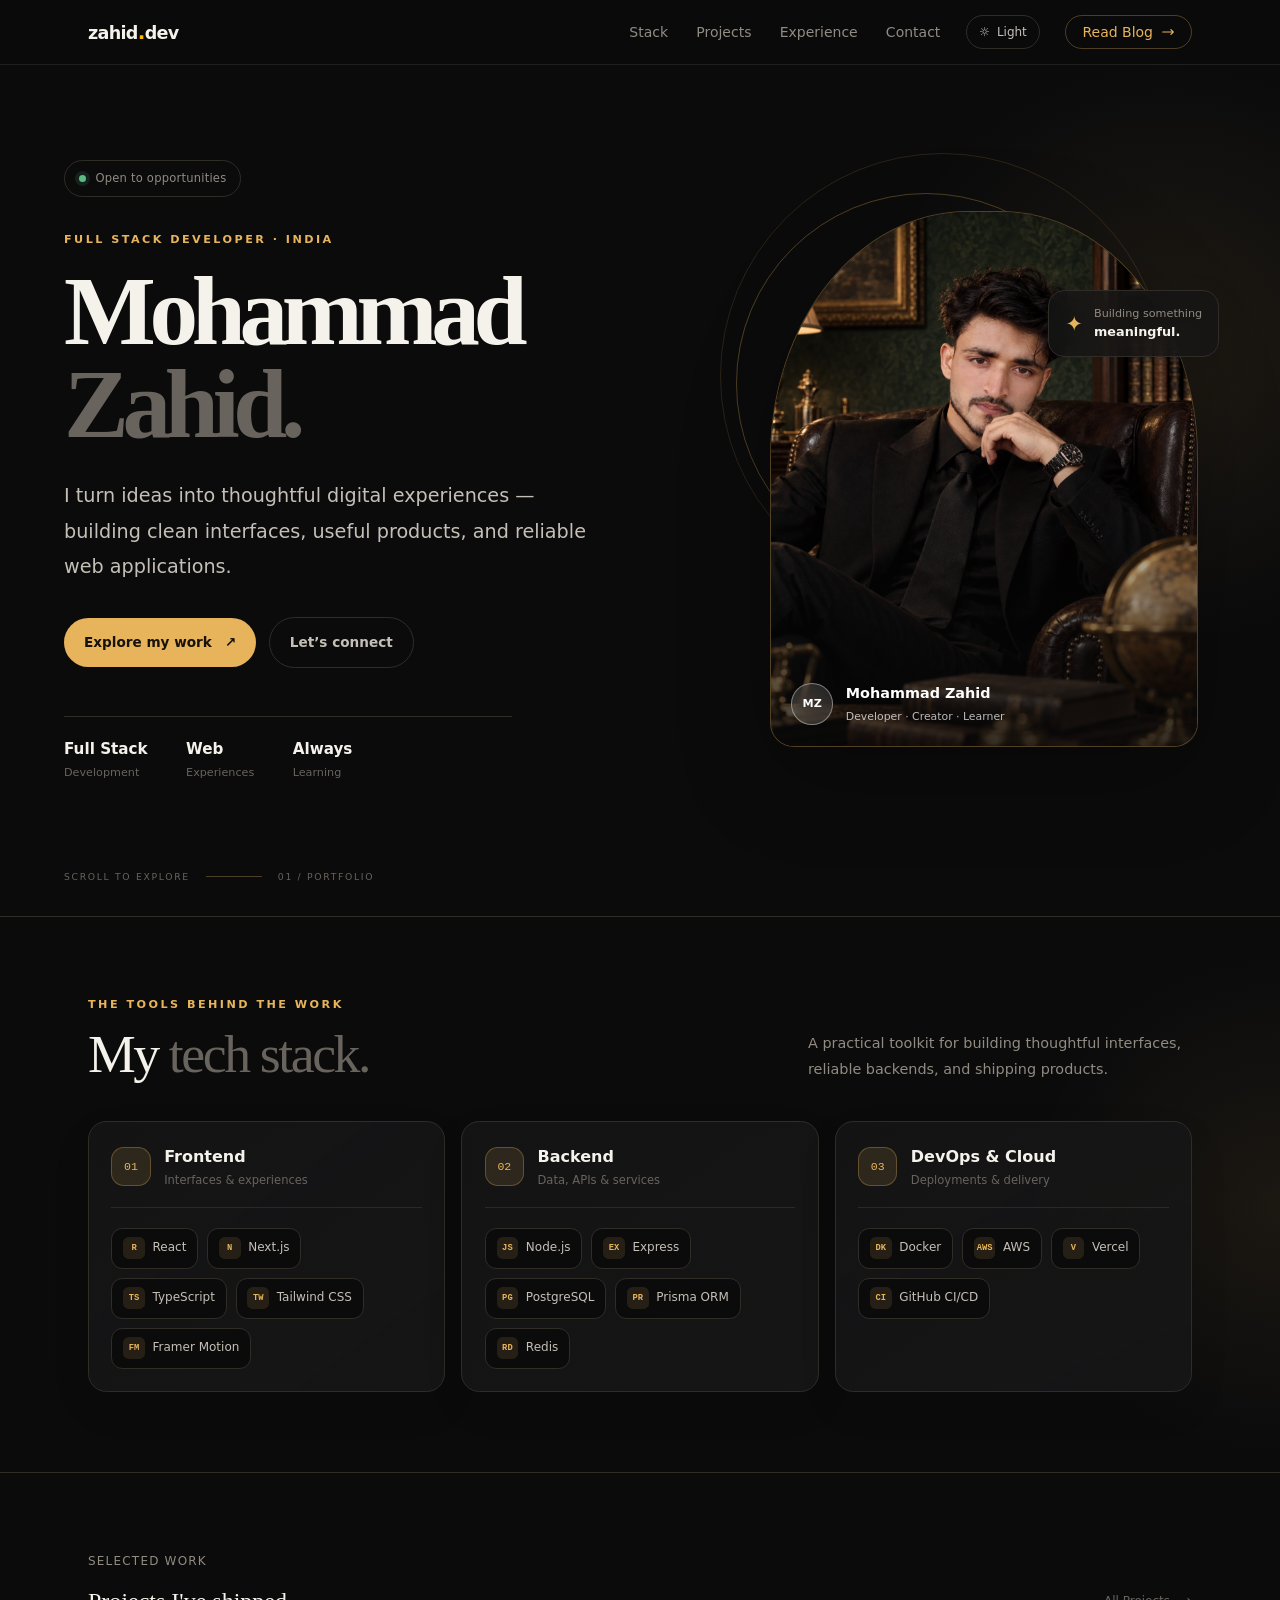
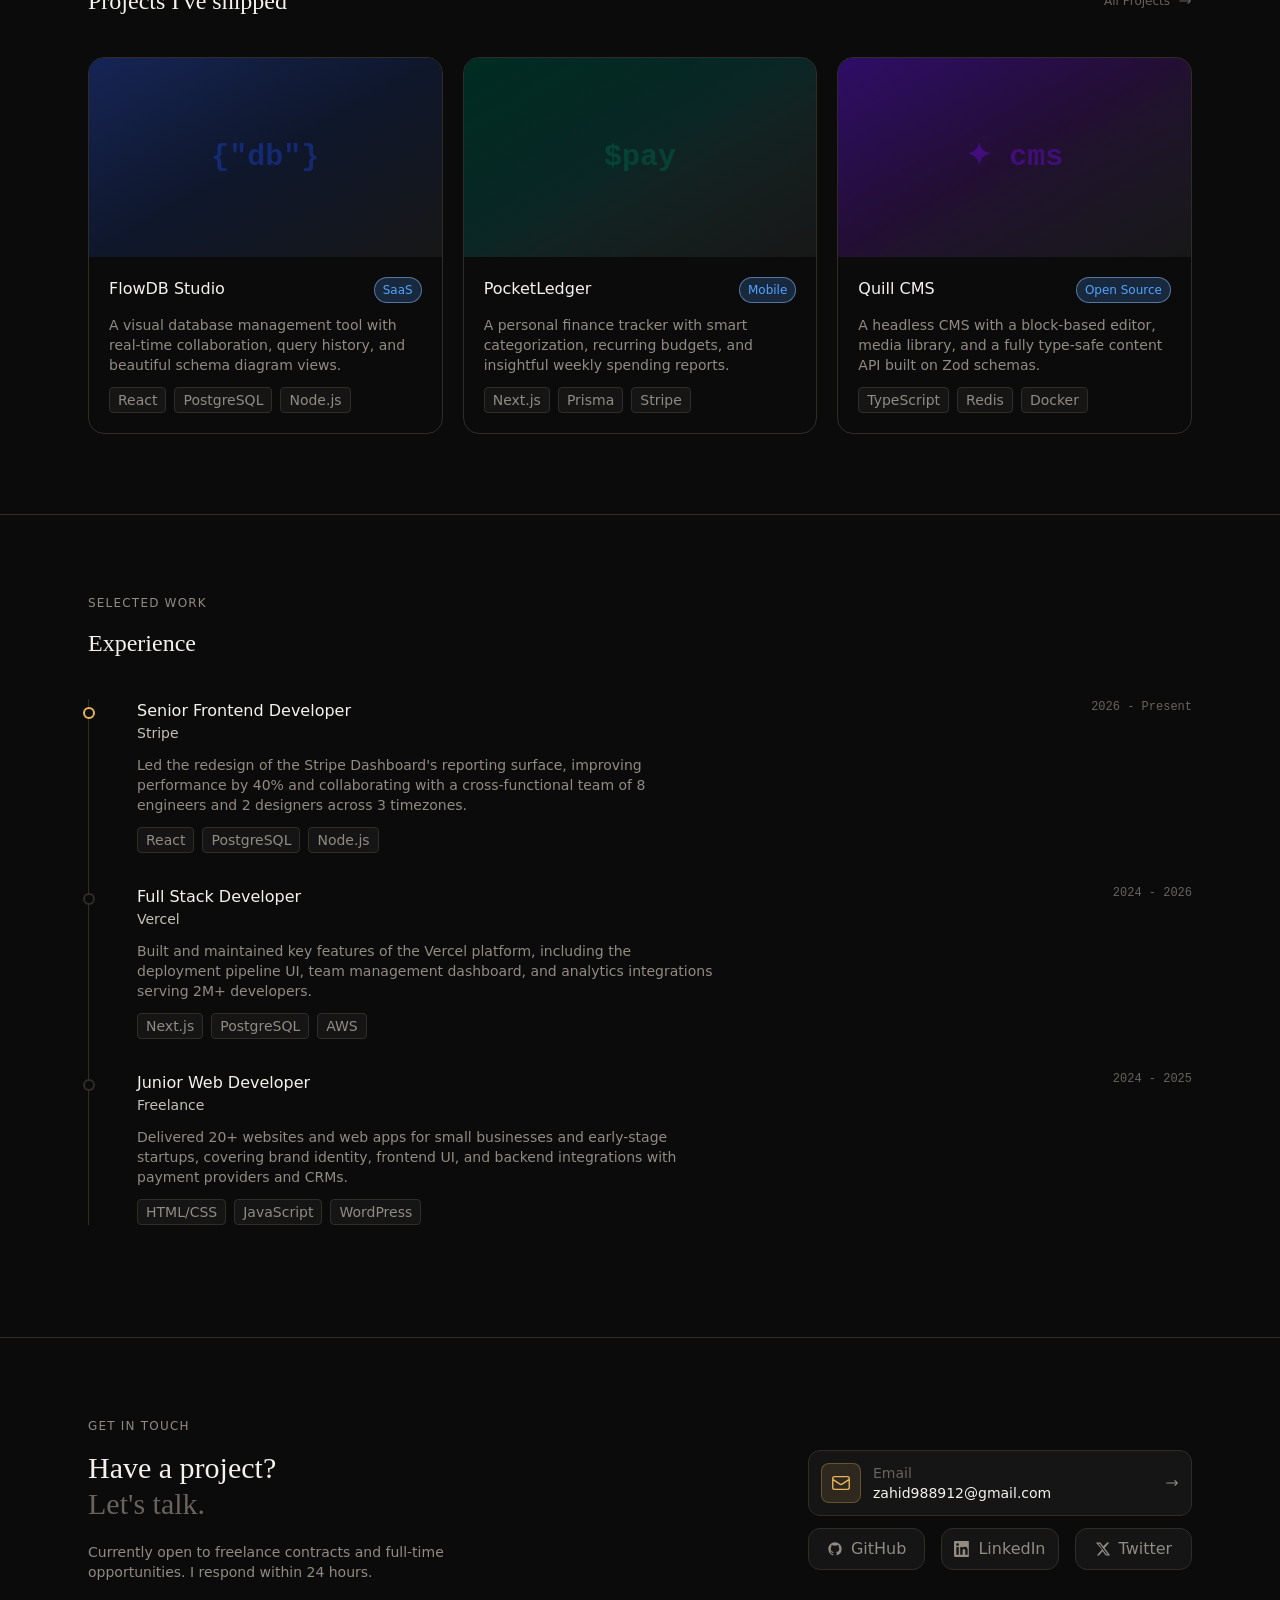
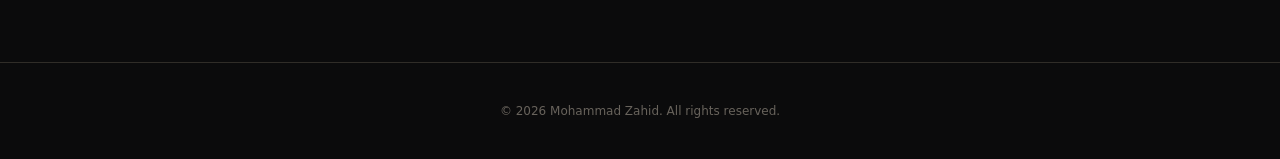
<file: index.html>
<!DOCTYPE html>
<!DOCTYPE html>
<html lang="en">

    <head>
        <meta charset="UTF-8">
        <meta name="viewport" content="width=device-width, initial-scale=1.0">
        <title>Mohammad Zahid | Developer Portfolio</title>
        <link rel="stylesheet" href="output.css">
        <link rel="stylesheet" href="custom.css">
    </head>

    <body id="top">
        <header class="border-b border-(--border-subtle) fixed inset-x-0 bg-(--navbar-bg) backdrop-blur-xs z-10">
            <nav class="flex justify-between max-w-6xl mx-auto px-6 items-center h-16">
                <a href="#top" class="brand-mark">zahid<span class="text-amber-400 text-xl">.</span>dev</a>
                <ul class="hidden md:flex items-center gap-6 text-sm text-(--text-3)">
                    <a href="#tech-stack">
                        <li class="cursor-pointer hover:text-(--text-1) transition-all duration-200">Stack</li>
                    </a>
                    <a href="#projects">
                        <li class="cursor-pointer hover:text-(--text-1) transition-all duration-200">Projects</li>
                    </a>
                    <a href="#experience">
                        <li class="cursor-pointer hover:text-(--text-1) transition-all duration-200">Experience</li>
                    </a>
                    <a href="#contact">
                        <li class="cursor-pointer hover:text-(--text-1) transition-all duration-200">Contact</li>
                    </a>

                </ul>

                <div class="nav-actions">
                    <button class="theme-toggle" id="themeToggle" type="button" aria-label="Switch color theme">☼ <span>Theme</span></button>
                </div>
                <a href="blog.html"
                    class="flex items-center text-sm gap-2 text-(--accent) border border-(--accent-border) px-4 py-1.5 rounded-full hover:bg-(--accent-dim) hover:border-(--accent) transition-all duration-200">
                    Read Blog <svg class="w-3.5 h-3.5" fill="none" stroke="currentColor" viewBox="0 0 24 24">
                        <path stroke-linecap="round" stroke-linejoin="round" stroke-width="2"
                            d="M17 8l4 4m0 0l-4 4m4-4H3" />
                    </svg>
                </a>
            </nav>
        </header>

        <section class="hero-section">
            <div class="hero-grid">
                <div class="hero-copy">
                    <div class="availability-pill"><span class="availability-dot"></span> Open to opportunities</div>
                    <p class="eyebrow">FULL STACK DEVELOPER · INDIA</p>
                    <h1 class="hero-title">Mohammad<br><span>Zahid.</span></h1>
                    <p class="hero-description">I turn ideas into thoughtful digital experiences — building clean interfaces, useful products, and reliable web applications.</p>
                    <div class="hero-actions">
                        <a href="#projects" class="primary-button">Explore my work <span aria-hidden="true">↗</span></a>
                        <a href="#contact" class="secondary-button">Let’s connect</a>
                    </div>
                    <div class="hero-stats">
                        <div><strong>Full Stack</strong><span>Development</span></div>
                        <div><strong>Web</strong><span>Experiences</span></div>
                        <div><strong>Always</strong><span>Learning</span></div>
                    </div>
                </div>
                <div class="hero-visual">
                    <div class="portrait-frame">
                        <img src="portfolio-portrait.png" alt="Portrait of Mohammad Zahid in a black suit" class="profile-portrait">
                        <div class="portrait-gradient"></div>
                        <div class="portrait-caption"><span class="caption-mark">MZ</span><div><strong>Mohammad Zahid</strong><small>Developer · Creator · Learner</small></div></div>
                    </div>
                    <div class="floating-note"><span class="note-icon">✦</span><span>Building something<br><strong>meaningful.</strong></span></div>
                    <div class="hero-orbit orbit-one"></div><div class="hero-orbit orbit-two"></div>
                </div>
            </div>
            <div class="hero-bottomline"><span>SCROLL TO EXPLORE</span><span class="scroll-line"></span><span>01 / PORTFOLIO</span></div>
        </section>

        <section id="tech-stack" class="tech-section border-t border-(--border) py-20">
            <div class="max-w-6xl mx-auto px-6">
                <div class="tech-heading">
                    <div>
                        <p class="eyebrow">THE TOOLS BEHIND THE WORK</p>
                        <h2 class="tech-title">My <span>tech stack.</span></h2>
                    </div>
                    <p class="tech-intro">A practical toolkit for building thoughtful interfaces, reliable backends, and shipping products.</p>
                </div>

                <div class="tech-groups">
                    <article class="tech-card">
                        <div class="tech-card-heading"><span class="tech-index">01</span><div><h3>Frontend</h3><p>Interfaces & experiences</p></div></div>
                        <div class="tech-chips">
                            <span class="tech-chip"><b>R</b>React</span><span class="tech-chip"><b>N</b>Next.js</span><span class="tech-chip"><b>TS</b>TypeScript</span><span class="tech-chip"><b>TW</b>Tailwind CSS</span><span class="tech-chip"><b>FM</b>Framer Motion</span>
                        </div>
                    </article>
                    <article class="tech-card">
                        <div class="tech-card-heading"><span class="tech-index">02</span><div><h3>Backend</h3><p>Data, APIs & services</p></div></div>
                        <div class="tech-chips">
                            <span class="tech-chip"><b>JS</b>Node.js</span><span class="tech-chip"><b>EX</b>Express</span><span class="tech-chip"><b>PG</b>PostgreSQL</span><span class="tech-chip"><b>PR</b>Prisma ORM</span><span class="tech-chip"><b>RD</b>Redis</span>
                        </div>
                    </article>
                    <article class="tech-card">
                        <div class="tech-card-heading"><span class="tech-index">03</span><div><h3>DevOps & Cloud</h3><p>Deployments & delivery</p></div></div>
                        <div class="tech-chips">
                            <span class="tech-chip"><b>DK</b>Docker</span><span class="tech-chip"><b>AWS</b>AWS</span><span class="tech-chip"><b>V</b>Vercel</span><span class="tech-chip"><b>CI</b>GitHub CI/CD</span>
                        </div>
                    </article>
                </div>
            </div>
        </section>

        <section id="projects" class="border-t border-(--border) py-20">
            <div class="max-w-6xl mx-auto px-6">
                <h2 class="uppercase text-(--text-3) text-xs tracking-widest mb-4">Selected Work</h2>

                <div class="flex justify-between mb-10">
                    <h3 class="font-serif text-2xl">Projects I've shipped</h3>
                    <a href=""
                        class="flex items-center gap-2 text-xs text-(--text-4) hover:text-(--accent) transition-all duration-200">All
                        Projects <svg class="w-3.5 h-3.5" fill="none" stroke="currentColor" viewBox="0 0 24 24">
                            <path stroke-linecap="round" stroke-linejoin="round" stroke-width="2"
                                d="M17 8l4 4m0 0l-4 4m4-4H3" />
                        </svg></a>

                </div>

                <div class="grid grid-cols-1 gap-5 md:grid-cols-2 lg:grid-cols-3">

                    <article
                        class="group border border-(--border) rounded-2xl overflow-hidden hover:-translate-y-1.5 transition-all duration-300 hover:border-white/30">
                        <div
                            class="relative aspect-video flex items-center justify-center bg-linear-to-br from-blue-950 via-slate-900 to-neutral-900">
                            <p class="text-3xl font-mono text-blue-800/50 font-bold">{"db"}</p>

                            <div
                                class="absolute bg-black/0 inset-0 group-hover:bg-black/35 flex justify-center items-center transition-all duration-400">
                                <p
                                    class=" opacity-0 border  border-white/20 rounded-full px-3 py-1.5 group-hover:opacity-100  flex items-center gap-2 bg-white/10 text-xs backdrop-blur-2xl">
                                    View Project <svg class="w-3.5 h-3.5" fill="none" stroke="currentColor"
                                        viewBox="0 0 24 24">
                                        <path stroke-linecap="round" stroke-linejoin="round" stroke-width="2"
                                            d="M17 8l4 4m0 0l-4 4m4-4H3" />
                                    </svg>
                                </p>
                            </div>
                        </div>

                        <div class="p-5">
                            <div class="flex justify-between mb-3">
                                <h3>FlowDB Studio</h3>
                                <p
                                    class="text-xs border border-blue-300/50 px-2 py-1 text-blue-400 rounded-full bg-blue-400/20">
                                    SaaS</p>
                            </div>

                            <p class="mb-3 text-sm text-(--text-3)">A visual database management tool with real-time
                                collaboration, query history, and
                                beautiful schema diagram views.</p>

                            <div class="flex gap-2 flex-wrap">
                                <p
                                    class="text-sm text-(--text-3) px-2 py-0.5 border border-(--border) rounded bg-(--surface-solid)">
                                    React</p>
                                <p
                                    class="text-sm text-(--text-3) px-2 py-0.5 border border-(--border) rounded bg-(--surface-solid)">
                                    PostgreSQL</p>
                                <p
                                    class="text-sm text-(--text-3) px-2 py-0.5 border border-(--border) rounded bg-(--surface-solid)">
                                    Node.js</p>
                            </div>

                        </div>
                    </article>

                    <article
                        class="group border border-(--border) rounded-2xl overflow-hidden hover:-translate-y-1.5 transition-all duration-300 hover:border-white/30">
                        <div
                            class="relative aspect-video flex items-center justify-center bg-linear-to-br from-emerald-950 via-teal-900/40 to-neutral-900">
                            <p class="text-3xl font-mono text-emerald-800/50 font-bold">$pay</p>

                            <div
                                class="absolute bg-black/0 inset-0 group-hover:bg-black/35 flex justify-center items-center transition-all duration-400">
                                <p
                                    class=" opacity-0 border  border-white/20 rounded-full px-3 py-1.5 group-hover:opacity-100  flex items-center gap-2 bg-white/10 text-xs backdrop-blur-2xl">
                                    View Project <svg class="w-3.5 h-3.5" fill="none" stroke="currentColor"
                                        viewBox="0 0 24 24">
                                        <path stroke-linecap="round" stroke-linejoin="round" stroke-width="2"
                                            d="M17 8l4 4m0 0l-4 4m4-4H3" />
                                    </svg>
                                </p>
                            </div>
                        </div>

                        <div class="p-5">
                            <div class="flex justify-between mb-3">
                                <h3>PocketLedger</h3>
                                <p
                                    class="text-xs border border-blue-300/50 px-2 py-1 text-blue-400 rounded-full bg-blue-400/20">
                                    Mobile</p>
                            </div>

                            <p class="mb-3 text-sm text-(--text-3)">A personal finance tracker with smart
                                categorization, recurring budgets, and insightful weekly spending reports.</p>

                            <div class="flex gap-2 flex-wrap">
                                <p
                                    class="text-sm text-(--text-3) px-2 py-0.5 border border-(--border) rounded bg-(--surface-solid)">
                                    Next.js
                                </p>
                                <p
                                    class="text-sm text-(--text-3) px-2 py-0.5 border border-(--border) rounded bg-(--surface-solid)">
                                    Prisma
                                </p>
                                <p
                                    class="text-sm text-(--text-3) px-2 py-0.5 border border-(--border) rounded bg-(--surface-solid)">
                                    Stripe</p>
                            </div>

                        </div>
                    </article>



                    <article
                        class="group border border-(--border) rounded-2xl overflow-hidden hover:-translate-y-1.5 transition-all duration-300 hover:border-white/30 md:col-span-2 lg:col-span-1">
                        <div
                            class="relative aspect-video flex items-center justify-center bg-linear-to-br from-violet-950 via-purple-900/30 to-neutral-900">
                            <p class="text-3xl font-mono text-violet-800/50 font-bold">✦ cms</p>

                            <div
                                class="absolute bg-black/0 inset-0 group-hover:bg-black/35 flex justify-center items-center transition-all duration-400">
                                <p
                                    class=" opacity-0 border  border-white/20 rounded-full px-3 py-1.5 group-hover:opacity-100  flex items-center gap-2 bg-white/10 text-xs backdrop-blur-2xl">
                                    View Project <svg class="w-3.5 h-3.5" fill="none" stroke="currentColor"
                                        viewBox="0 0 24 24">
                                        <path stroke-linecap="round" stroke-linejoin="round" stroke-width="2"
                                            d="M17 8l4 4m0 0l-4 4m4-4H3" />
                                    </svg>
                                </p>
                            </div>
                        </div>

                        <div class="p-5">
                            <div class="flex justify-between mb-3">
                                <h3>Quill CMS
                                </h3>
                                <p
                                    class="text-xs border border-blue-300/50 px-2 py-1 text-blue-400 rounded-full bg-blue-400/20">
                                    Open Source
                                </p>
                            </div>

                            <p class="mb-3 text-sm text-(--text-3)">A headless CMS with a block-based editor, media
                                library, and a fully type-safe content API built on Zod schemas.
                            </p>

                            <div class="flex gap-2 flex-wrap">
                                <p
                                    class="text-sm text-(--text-3) px-2 py-0.5 border border-(--border) rounded bg-(--surface-solid)">
                                    TypeScript
                                </p>
                                <p
                                    class="text-sm text-(--text-3) px-2 py-0.5 border border-(--border) rounded bg-(--surface-solid)">
                                    Redis
                                </p>
                                <p
                                    class="text-sm text-(--text-3) px-2 py-0.5 border border-(--border) rounded bg-(--surface-solid)">
                                    Docker</p>
                            </div>

                        </div>
                    </article>

                </div>
            </div>
        </section>

        <section id="experience" class="border-t border-(--border) py-20">
            <div class="max-w-6xl mx-auto px-6">
                <h2 class="uppercase text-(--text-3) text-xs tracking-widest mb-4">Selected Work</h2>
                <h3 class="font-serif text-2xl mb-10">Experience</h3>

                <div class="border-l border-(--border)">
                    <div class="relative mb-8">
                        <div
                            class="-left-1.5 top-2 absolute border-2 border-(--accent) rounded-full w-3 h-3 bg-(--surface)">
                        </div>

                        <div class="pl-12">
                            <div class="flex flex-col md:flex-row justify-between mb-3 gap-2">
                                <div>
                                    <h3>Senior Frontend Developer</h3>
                                    <p class="font-light text-(--text-2) text-sm">Stripe</p>
                                </div>

                                <p class="text-xs font-mono text-(--text-4)">
                                    2026 - Present</p>
                            </div>


                            <p class="mb-3 text-sm text-(--text-3) max-w-xl">Led the redesign of the Stripe Dashboard's
                                reporting surface, improving performance by 40% and collaborating with a
                                cross-functional team of 8 engineers and 2 designers across 3 timezones.</p>

                            <div class="flex gap-2 flex-wrap">
                                <p
                                    class="text-sm text-(--text-3) px-2 py-0.5 border border-(--border) rounded bg-(--surface-solid)">
                                    React</p>
                                <p
                                    class="text-sm text-(--text-3) px-2 py-0.5 border border-(--border) rounded bg-(--surface-solid)">
                                    PostgreSQL</p>
                                <p
                                    class="text-sm text-(--text-3) px-2 py-0.5 border border-(--border) rounded bg-(--surface-solid)">
                                    Node.js</p>
                            </div>

                        </div>
                    </div>

                    <div class="relative mb-8">
                        <div
                            class="-left-1.5 top-2 absolute border-2 border-(--border) rounded-full w-3 h-3 bg-(--surface)">
                        </div>

                        <div class="pl-12">
                            <div class="flex flex-col md:flex-row justify-between mb-3 gap-2">
                                <div>
                                    <h3>Full Stack Developer</h3>
                                    <p class="font-light text-(--text-2) text-sm">Vercel</p>
                                </div>

                                <p class="text-xs font-mono text-(--text-4)">
                                    2024 - 2026</p>
                            </div>


                            <p class="mb-3 text-sm text-(--text-3) max-w-xl">Built and maintained key features of the
                                Vercel platform, including the deployment pipeline UI, team management dashboard, and
                                analytics integrations serving 2M+ developers.</p>

                            <div class="flex gap-2 flex-wrap">
                                <p
                                    class="text-sm text-(--text-3) px-2 py-0.5 border border-(--border) rounded bg-(--surface-solid)">
                                    Next.js
                                </p>
                                <p
                                    class="text-sm text-(--text-3) px-2 py-0.5 border border-(--border) rounded bg-(--surface-solid)">
                                    PostgreSQL</p>
                                <p
                                    class="text-sm text-(--text-3) px-2 py-0.5 border border-(--border) rounded bg-(--surface-solid)">
                                    AWS</p>
                            </div>

                        </div>
                    </div>

                    <div class="relative mb-8">
                        <div
                            class="-left-1.5 top-2 absolute border-2 border-(--border) rounded-full w-3 h-3 bg-(--surface)">
                        </div>

                        <div class="pl-12">
                            <div class="flex flex-col md:flex-row justify-between mb-3 gap-2">
                                <div>
                                    <h3>Junior Web Developer</h3>
                                    <p class="font-light text-(--text-2) text-sm">Freelance</p>
                                </div>

                                <p class="text-xs font-mono text-(--text-4)">
                                    2024 - 2025</p>
                            </div>


                            <p class="mb-3 text-sm text-(--text-3) max-w-xl">Delivered 20+ websites and web apps for
                                small businesses and early-stage startups, covering brand identity, frontend UI, and
                                backend integrations with payment providers and CRMs.

                            </p>

                            <div class="flex gap-2 flex-wrap">
                                <p
                                    class="text-sm text-(--text-3) px-2 py-0.5 border border-(--border) rounded bg-(--surface-solid)">
                                    HTML/CSS
                                </p>
                                <p
                                    class="text-sm text-(--text-3) px-2 py-0.5 border border-(--border) rounded bg-(--surface-solid)">
                                    JavaScript
                                </p>
                                <p
                                    class="text-sm text-(--text-3) px-2 py-0.5 border border-(--border) rounded bg-(--surface-solid)">
                                    WordPress</p>
                            </div>

                        </div>
                    </div>
                </div>
            </div>
        </section>

        <section id="contact" class="border-t border-(--border) py-20">
            <div class="max-w-6xl mx-auto px-6">
                <h2 class="uppercase text-(--text-3) text-xs tracking-widest mb-4">Get In Touch</h2>

                <div class="flex flex-col gap-10 md:flex-row justify-between">

                    <div class="flex-1">
                        <h3 class="font-serif text-3xl">Have a project?</h3>
                        <h3 class="font-serif text-3xl font-extralight mb-5 text-(--text-4)">Let's talk.</h3>
                        <p class="text-sm text-(--text-3) max-w-sm">Currently open to freelance contracts and full-time
                            opportunities. I respond within 24 hours.</p>
                    </div>

                    <div class=" flex-1 md:max-w-sm">
                        <a href="mailto:zahid988912@gmail.com"
                            class="flex border border-(--border) rounded-xl bg-(--surface-solid)  p-3 items-center gap-3 hover:border-(--accent) hover:bg-(--accent-dim) transition-all duration-200">
                            <svg class="w-10 h-10 text-(--accent) bg-(--accent-dim) p-2 rounded-lg border border-(--accent-border)"
                                fill="none" stroke="currentColor" viewBox="0 0 24 24">
                                <path stroke-linecap="round" stroke-linejoin="round" stroke-width="1.5"
                                    d="M3 8l7.89 5.26a2 2 0 002.22 0L21 8M5 19h14a2 2 0 002-2V7a2 2 0 00-2-2H5a2 2 0 00-2 2v10a2 2 0 002 2z" />
                            </svg>
                            <div class="flex-1 text-sm">
                                <p class="text-(--text-4)">Email</p>
                                <p class="text-(--text-1)">zahid988912@gmail.com</p>
                            </div>

                            <svg class="w-3.5 h-3.5 text-(--text-3)" fill="none" stroke="currentColor"
                                viewBox="0 0 24 24">
                                <path stroke-linecap="round" stroke-linejoin="round" stroke-width="2"
                                    d="M17 8l4 4m0 0l-4 4m4-4H3" />
                            </svg>


                        </a>

                        <div class="mt-3 flex gap-4">
                            <p
                                class="flex flex-1 items-center gap-2 border border-(--border) px-3 py-2 rounded-xl text-(--text-3) font-light justify-center bg-(--surface-solid) hover:text-(--accent) hover:border-(--accent) transition-all duration-200">
                                <svg class="w-4 h-4" fill="currentColor" viewBox="0 0 24 24">
                                    <path
                                        d="M12 2C6.477 2 2 6.484 2 12.017c0 4.425 2.865 8.18 6.839 9.504.5.092.682-.217.682-.483 0-.237-.008-.868-.013-1.703-2.782.605-3.369-1.343-3.369-1.343-.454-1.158-1.11-1.466-1.11-1.466-.908-.62.069-.608.069-.608 1.003.07 1.531 1.032 1.531 1.032.892 1.53 2.341 1.088 2.91.832.092-.647.35-1.088.636-1.338-2.22-.253-4.555-1.113-4.555-4.951 0-1.093.39-1.988 1.029-2.688-.103-.253-.446-1.272.098-2.65 0 0 .84-.27 2.75 1.026A9.564 9.564 0 0112 6.844c.85.004 1.705.115 2.504.337 1.909-1.296 2.747-1.027 2.747-1.027.546 1.379.202 2.398.1 2.651.64.7 1.028 1.595 1.028 2.688 0 3.848-2.339 4.695-4.566 4.942.359.31.678.921.678 1.856 0 1.338-.012 2.419-.012 2.747 0 .268.18.58.688.482A10.019 10.019 0 0022 12.017C22 6.484 17.522 2 12 2z" />
                                </svg>
                                <a href="https://github.com/Zahid8955" target="_blank" rel="noopener noreferrer">
                                    GitHub
                                </a>
                            </p>

                            <p
                                class="flex flex-1 items-center gap-2 border border-(--border) px-3 py-2 rounded-xl text-(--text-3) font-light justify-center bg-(--surface-solid) hover:text-(--accent) hover:border-(--accent) transition-all duration-200">
                                <svg class="w-4 h-4" fill="currentColor" viewBox="0 0 24 24">
                                    <path
                                        d="M20.447 20.452h-3.554v-5.569c0-1.328-.027-3.037-1.852-3.037-1.853 0-2.136 1.445-2.136 2.939v5.667H9.351V9h3.414v1.561h.046c.477-.9 1.637-1.85 3.37-1.85 3.601 0 4.267 2.37 4.267 5.455v6.286zM5.337 7.433a2.062 2.062 0 01-2.063-2.065 2.064 2.064 0 112.063 2.065zm1.782 13.019H3.555V9h3.564v11.452zM22.225 0H1.771C.792 0 0 .774 0 1.729v20.542C0 23.227.792 24 1.771 24h20.451C23.２ ２４ ２４ ２３．２２７ ２４ ２２．２７１V１．７２９C２４．００３ .７７４ ２３．２００ ０ ２２．２２２ ０h．００３z" />
                                </svg>
                                <a href="https://www.linkedin.com/in/mohammad-zahid-a3961026b/" target="_blank"
                                    rel="noopener noreferrer">
                                    LinkedIn
                                </a>
                            </p>

                            <p
                                class="flex flex-1 items-center gap-2 border border-(--border) px-3 py-2 rounded-xl text-(--text-3) font-light justify-center bg-(--surface-solid) hover:text-(--accent) hover:border-(--accent) transition-all duration-200">
                                <svg class="w-4 h-4" fill="currentColor" viewBox="0 0 24 24">
                                    <path
                                        d="M18.244 2.25h3.308l-7.227 8.26 8.502 11.24H16.17l-4.714-6.231-5.401 6.231H2.736l7.73-8.835L1.254 2.25H8.08l4.259 5.63 5.905-5.63zm-1.161 17.52h1.833L7.084 4.126H5.117z" />
                                </svg>
                                <a href="https://x.com/Moham87957Zahid" target="_blank" rel="noopener noreferrer">
                                    Twitter
                                </a>
                            </p>




                        </div>
                    </div>
                </div>

            </div>
        </section>

        <footer class="border-t border-(--border) py-10">
            <div class=" flex justify-center px-6 text-xs text-(--text-4)">
                © 2026 Mohammad Zahid. All rights reserved.
            </div>
        </footer>
    <script>
        (() => {
            const button = document.getElementById('themeToggle');
            const saved = localStorage.getItem('zahid-theme');
            document.documentElement.dataset.theme = saved || 'dark';
            const updateLabel = () => {
                const light = document.documentElement.dataset.theme === 'light';
                button.innerHTML = light ? '☾ <span>Dark</span>' : '☼ <span>Light</span>';
                button.setAttribute('aria-label', light ? 'Switch to dark theme' : 'Switch to light theme');
            };
            updateLabel();
            button.addEventListener('click', () => {
                const next = document.documentElement.dataset.theme === 'light' ? 'dark' : 'light';
                document.documentElement.dataset.theme = next;
                localStorage.setItem('zahid-theme', next);
                updateLabel();
            });
        })();
    </script>
    </body>
</html
</file>
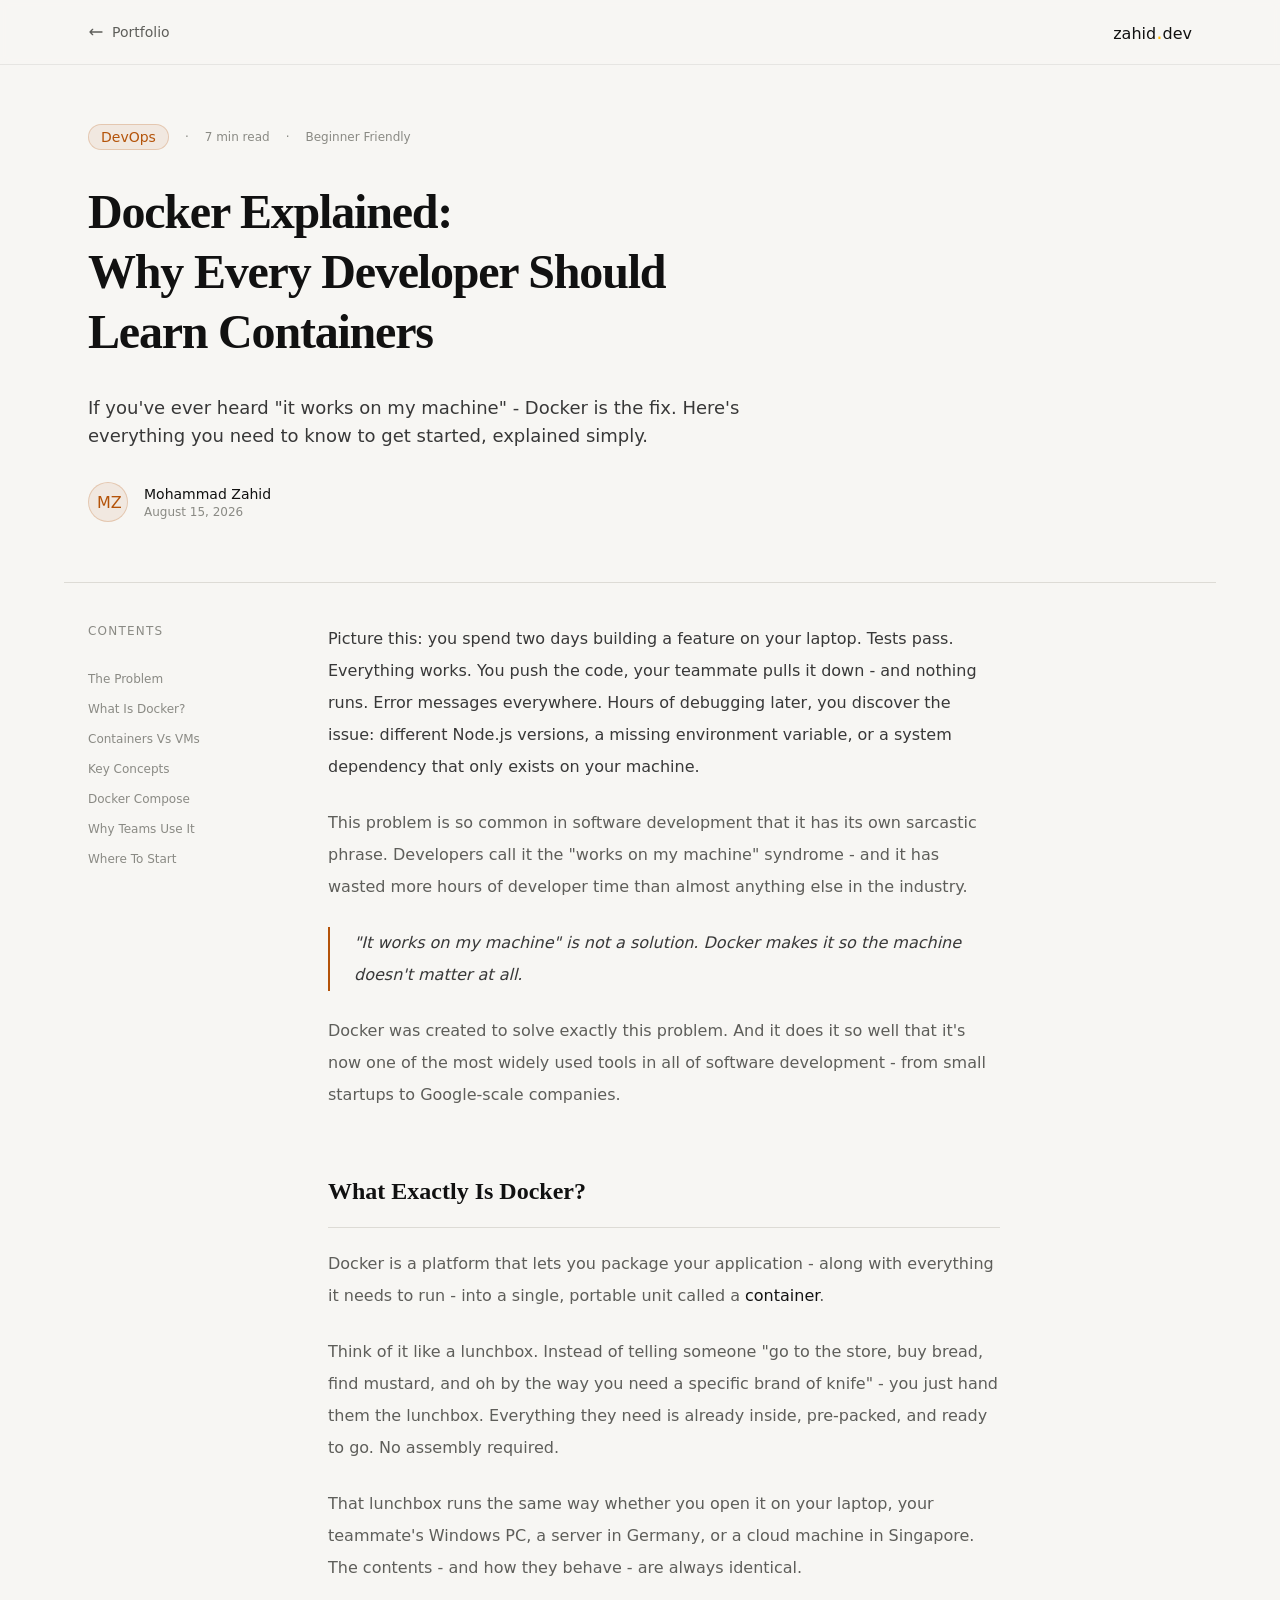
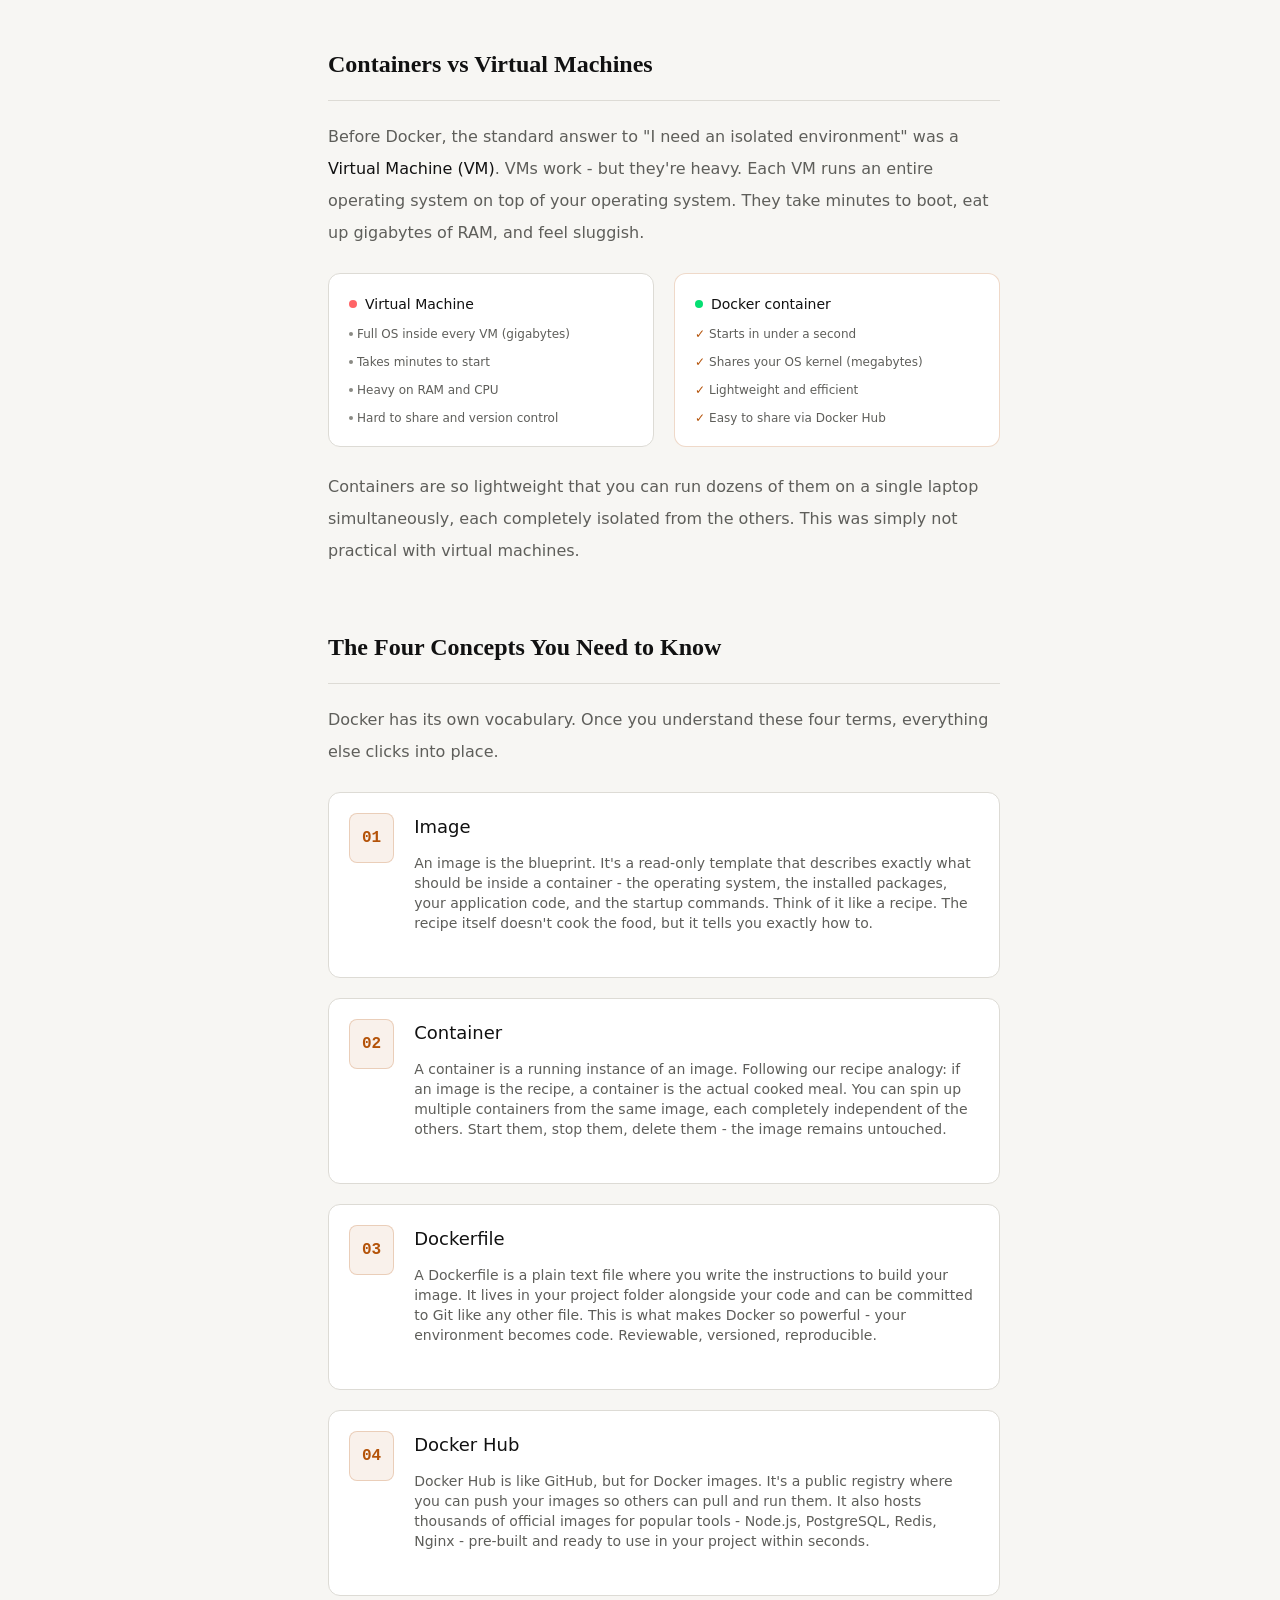
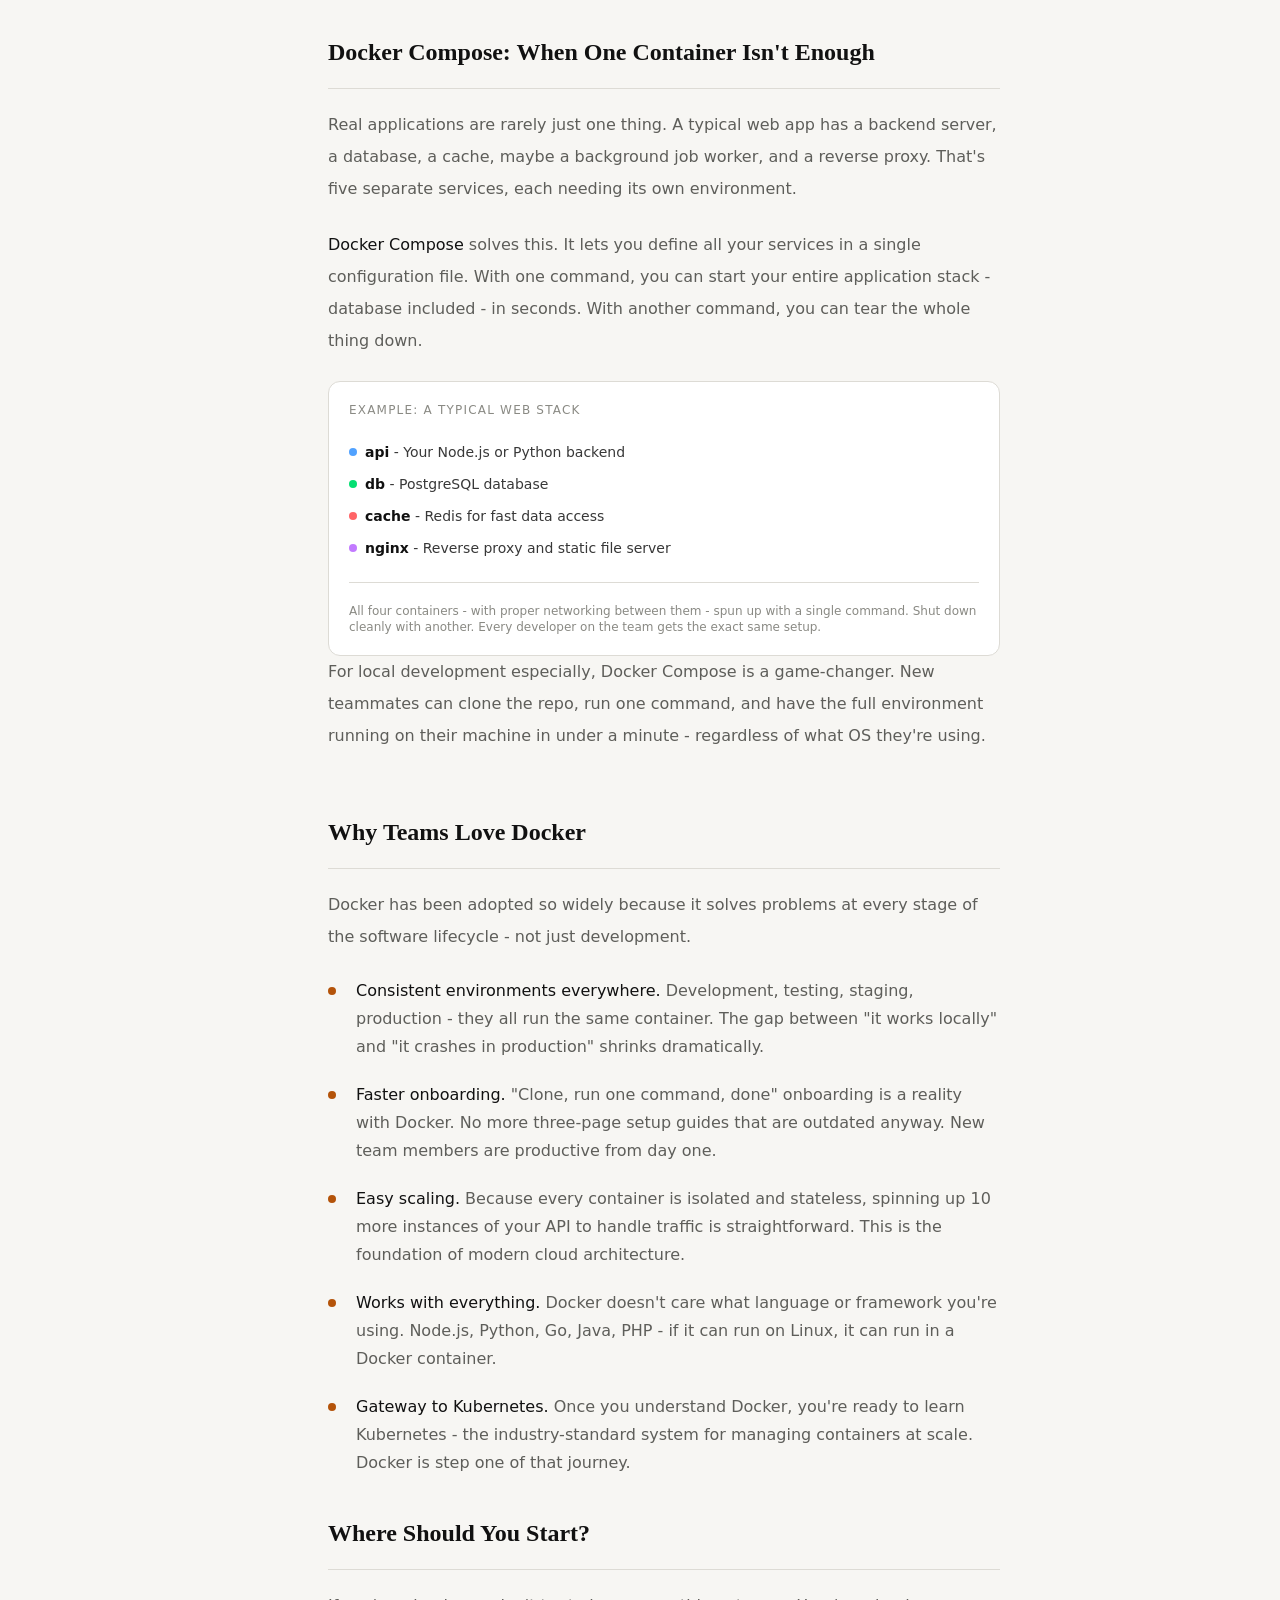
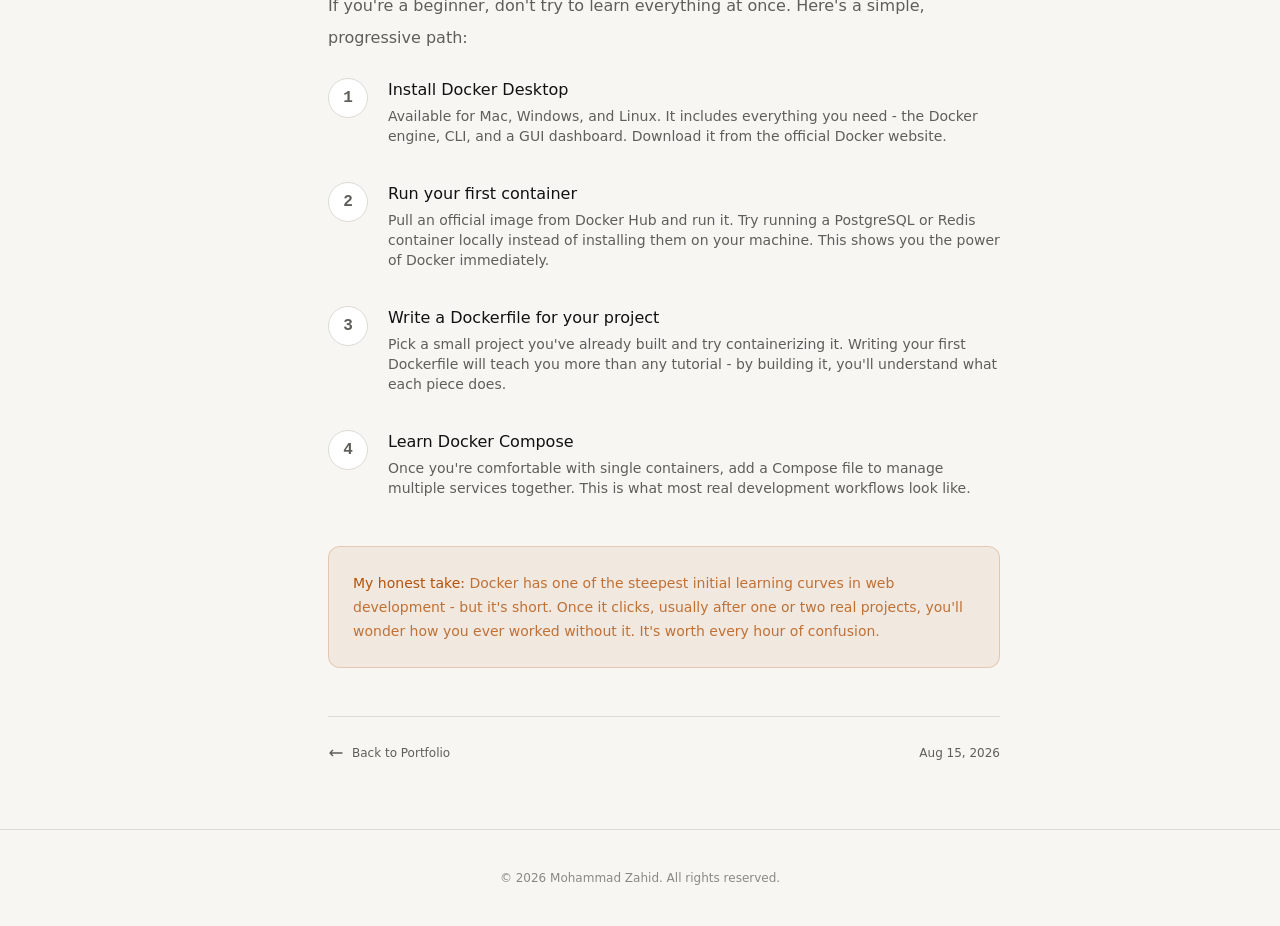
<file: blog.html>
<!DOCTYPE html>
<html lang="en">

<head>
    <meta charset="UTF-8">
    <meta name="viewport" content="width=device-width, initial-scale=1.0">
    <title>Docker Blog</title>
    <link rel="stylesheet" href="output.css">
</head>

<body>
    <header class="border-b border-(--border-subtle) fixed inset-x-0 bg-(--navbar-bg) backdrop-blur-xs z-10">
        <nav class="flex justify-between max-w-6xl mx-auto px-6  items-center h-16">
            <a href="index.html"
                class="flex items-center text-sm gap-2 text-(--text-3) hover:text-(--text-1) transition-all duration-200 font-extralight">
                <svg class="w-4 h-4 rotate-180" fill="none" stroke="currentColor" viewBox="0 0 24 24">
                    <path stroke-linecap="round" stroke-linejoin="round" stroke-width="2"
                        d="M17 8l4 4m0 0l-4 4m4-4H3" />
                </svg>
                Portfolio
            </a>

            <a href="index.html">zahid<span class="text-amber-400 text-xl">.</span>dev</a>
        </nav>
    </header>

    <div class="pt-16">
        <div class="max-w-6xl mx-auto px-6 py-15 border-b border-(--border)">
            <div class="max-w-2xl">


                <div class="flex gap-4 text-xs text-(--text-4) items-center mb-8 ">
                    <span
                        class="rounded-full text-sm px-3 py-0.5 border border-(--accent-border) bg-(--accent-dim) text-(--accent)">DevOps</span>
                    <p>·</p>
                    <p>7 min read</p>
                    <span>·</span>
                    <span>Beginner Friendly</span>
                </div>
                <h1 class="text-4xl md:text-5xl font-serif font-bold mb-8 leading-tight tracking-tight">
                    Docker Explained:<br>Why Every Developer Should Learn Containers
                </h1>
                <p class="text-(--text-2) text-lg font-extralight leading-7 mb-8">If you've ever heard "it works on my
                    machine" -
                    Docker is the fix. Here's everything you need to know to get started, explained simply.</p>
                <div class="flex gap-4 items-center">
                    <div
                        class="h-10 w-10 rounded-full bg-(--accent-dim) border border-(--accent-border) p-2 grid place-items-center text-(--accent)">
                        MZ
                    </div>
                    <div class="">
                        <p class="text-sm text-(--text-1)">Mohammad Zahid</p>
                        <p class="text-xs text-(--text-4)">August 15, 2026</p>
                    </div>
                </div>
            </div>
        </div>
    </div>

    <div class="">
        <div class="max-w-6xl mx-auto px-6 py-10 flex gap-20">
            <div class="hidden relative lg:block w-40 ">
                <div class="sticky top-30">
                    <h2 class="uppercase tracking-widest text-xs text-(--text-4) mb-8">Contents</h2>

                    <ul class="flex flex-col gap-3.5">
                        <a href="#the-problem"
                            class="capitalize  text-xs text-(--text-4) hover:text-(--accent) transition-all duration-200">
                            <li>The problem</li>
                        </a>
                        <a href="#what-is-docker"
                            class="capitalize  text-xs text-(--text-4) hover:text-(--accent) transition-all duration-200">
                            <li>What is Docker?</li>
                        </a>
                        <a href="#container-vs-vm"
                            class="capitalize  text-xs text-(--text-4) hover:text-(--accent) transition-all duration-200">
                            <li>Containers vs VMs</li>
                        </a>
                        <a href="#key-concepts"
                            class="capitalize  text-xs text-(--text-4) hover:text-(--accent) transition-all duration-200">
                            <li>Key Concepts</li>
                        </a>
                        <a href="#docker-compose"
                            class="capitalize  text-xs text-(--text-4) hover:text-(--accent) transition-all duration-200">
                            <li>Docker Compose</li>
                        </a>
                        <a href="#why-teams-use-it"
                            class="capitalize  text-xs text-(--text-4) hover:text-(--accent) transition-all duration-200">
                            <li>Why Teams Use It</li>
                        </a>
                        <a href="#where-to-start"
                            class="capitalize  text-xs text-(--text-4) hover:text-(--accent) transition-all duration-200">
                            <li>Where to Start</li>
                        </a>
                    </ul>
                </div>

            </div>
            <div class=" flex-1 max-w-2xl">

                <!-- starts -->
                <section id="the-problem">
                    <p class="text-base text-(--text-2) leading-8 mb-6">Picture this: you spend two days building a
                        feature on your laptop. Tests pass. Everything works. You push the code, your teammate pulls it
                        down - and nothing runs. Error messages everywhere. Hours of debugging later, you discover the
                        issue: different Node.js versions, a missing environment variable, or a system dependency that
                        only exists on your machine.</p>

                    <p class="text-base text-(--text-3) leading-8 mb-6">This problem is so common in software
                        development that it has its own sarcastic phrase. Developers call it the "works on my machine"
                        syndrome - and it has wasted more hours of developer time than almost anything else in the
                        industry.</p>

                    <blockquote class="italic border-l-2 pl-6 border-(--accent) text-(--text-2) leading-8 mb-6">
                        <span>
                            "It works on my machine" is not a solution. Docker makes it so the machine doesn't matter at
                            all.
                        </span>

                    </blockquote>

                    <p class="text-base text-(--text-3) leading-8 mb-6">Docker was created to solve exactly this
                        problem. And it does it so well that it's now one of the most widely used tools in all of
                        software development - from small startups to Google-scale companies.</p>
                </section>

                <!-- What Exactly Is Docker? -->
                <section class="pt-10" id="what-is-docker">
                    <h2 class="font-serif font-bold text-2xl border-b border-(--border) pb-5 mb-5">What Exactly Is
                        Docker?</h2>

                    <p class="text-base text-(--text-3) leading-8 mb-6">Docker is a platform that lets you package your
                        application - along with everything it needs to run - into a single, portable unit called a
                        <span class="text-(--text-1)">container</span>.
                    </p>

                    <p class="text-base text-(--text-3) leading-8 mb-6">Think of it like a lunchbox. Instead of telling
                        someone "go to the store, buy bread, find mustard, and oh by the way you need a specific brand
                        of knife" - you just hand them the lunchbox. Everything they need is already inside, pre-packed,
                        and ready to go. No assembly required.</p>

                    <p class="text-base text-(--text-3) leading-8 mb-6">That lunchbox runs the same way whether you open
                        it on your laptop, your teammate's Windows PC, a server in Germany, or a cloud machine in
                        Singapore. The contents - and how they behave - are always identical.

                    </p>

                </section>

                <!-- Containers vs Virtual Machines -->
                <section id="container-vs-vm" class="pt-10">
                    <h2 class="font-serif font-bold text-2xl border-b border-(--border) pb-5 mb-5">Containers vs Virtual
                        Machines
                    </h2>

                    <p class="text-base text-(--text-3) leading-8 mb-6">Before Docker, the standard answer to "I need an
                        isolated environment" was a <span class="text-(--text-1)">Virtual Machine (VM)</span>. VMs work
                        - but they're heavy. Each VM runs an entire operating system on top of your operating system.
                        They take minutes to boot, eat up gigabytes of RAM, and feel sluggish.
                    </p>

                    <div class="flex flex-col sm:flex-row gap-5 text-xs text-(--text-3) mb-6">
                        <div class="flex-1 bg-(--surface-solid) p-5 rounded-xl border border-(--border)">
                            <div class="flex items-center gap-2 text-sm mb-3 text-(--text-1)">
                                <span class="w-2 h-2 bg-red-400 inline-block rounded-full"></span>
                                <p>Virtual Machine</p>
                            </div>
                            <div class="flex flex-col gap-3">
                                <div class="flex items-center gap-1">
                                    <span class="w-1 h-1 bg-(--text-4) inline-block rounded-full"></span>
                                    <p>Full OS inside every VM (gigabytes)</p>
                                </div>
                                <div class="flex items-center gap-1">
                                    <span class="w-1 h-1 bg-(--text-4) inline-block rounded-full"></span>
                                    <p>
                                        Takes minutes to start</p>
                                </div>
                                <div class="flex items-center gap-1">
                                    <span class="w-1 h-1 bg-(--text-4) inline-block rounded-full"></span>
                                    <p>Heavy on RAM and CPU
                                    </p>
                                </div>
                                <div class="flex items-center gap-1">
                                    <span class="w-1 h-1 bg-(--text-4) inline-block rounded-full"></span>
                                    <p>Hard to share and version control
                                    </p>
                                </div>
                            </div>
                        </div>
                        <div class="flex-1 bg-(--surface-solid) p-5 rounded-xl border border-(--accent-border)">
                            <div class="flex items-center gap-2 text-sm mb-3 text-(--text-1)">
                                <span class="w-2 h-2 bg-green-400 inline-block rounded-full"></span>
                                <p>Docker container</p>
                            </div>
                            <div class="flex flex-col gap-3">
                                <div class="flex gap-1">
                                    <span class="text-(--accent)">✓</span>
                                    <p>Starts in under a second
                                    </p>
                                </div>

                                <div class="flex gap-1">
                                    <span class="text-(--accent)">✓</span>
                                    <p>Shares your OS kernel (megabytes)</p>
                                </div>

                                <div class="flex gap-1">
                                    <span class="text-(--accent)">✓</span>
                                    <p>Lightweight and efficient
                                    </p>
                                </div>

                                <div class="flex gap-1">
                                    <span class="text-(--accent)">✓</span>
                                    <p>Easy to share via Docker Hub
                                    </p>
                                </div>


                            </div>
                        </div>
                    </div>

                    <p class="text-base text-(--text-3) leading-8 mb-6">Containers are so lightweight that you can run
                        dozens of them on a single laptop simultaneously, each completely isolated from the others. This
                        was simply not practical with virtual machines.
                    </p>

                </section>

                <!-- The Four Concepts You Need to Know -->
                <section id="key-concepts" class="pt-10">
                    <h2 class="font-serif font-bold text-2xl border-b border-(--border) pb-5 mb-5">The Four Concepts You
                        Need to Know
                    </h2>

                    <p class="text-base text-(--text-3) leading-8 mb-6">Docker has its own vocabulary. Once you
                        understand these four terms, everything else clicks into place.
                    </p>

                    <div class="flex flex-col gap-5">
                        <div
                            class="flex items-start gap-5 bg-(--surface-solid) p-5 rounded-xl border border-(--border)">
                            <div
                                class="border border-(--accent-border) bg-(--accent-dim) text-(--accent) p-3  font-mono font-bold rounded-lg ">
                                01</div>
                            <div>
                                <h4 class="text-lg mb-3">Image</h4>
                                <p class="text-sm text-(--text-3) mb-6">An image is the blueprint. It's a read-only
                                    template that describes exactly what should be inside a container - the operating
                                    system, the installed packages, your application code, and the startup commands.
                                    Think of it like a recipe. The recipe itself doesn't cook the food, but it tells you
                                    exactly how to.
                                </p>
                            </div>
                        </div>

                        <div
                            class="flex items-start gap-5 bg-(--surface-solid) p-5 rounded-xl border border-(--border)">
                            <div
                                class="border border-(--accent-border) bg-(--accent-dim) text-(--accent) p-3  font-mono font-bold rounded-lg ">
                                02</div>
                            <div>
                                <h4 class="text-lg mb-3">Container</h4>
                                <p class="text-sm text-(--text-3) mb-6">A container is a running instance of an image. Following our recipe analogy: if an image is the recipe, a container is the actual cooked meal. You can spin up multiple containers from the same image, each completely independent of the others. Start them, stop them, delete them - the image remains untouched.
                                </p>
                            </div>
                        </div>

                        <div
                            class="flex items-start gap-5 bg-(--surface-solid) p-5 rounded-xl border border-(--border)">
                            <div
                                class="border border-(--accent-border) bg-(--accent-dim) text-(--accent) p-3  font-mono font-bold rounded-lg ">
                                03</div>
                            <div>
                                <h4 class="text-lg mb-3">Dockerfile</h4>
                                <p class="text-sm text-(--text-3) mb-6">A Dockerfile is a plain text file where you write the instructions to build your image. It lives in your project folder alongside your code and can be committed to Git like any other file. This is what makes Docker so powerful - your environment becomes code. Reviewable, versioned, reproducible.
                                </p>
                            </div>
                        </div>

                        <div
                            class="flex items-start gap-5 bg-(--surface-solid) p-5 rounded-xl border border-(--border)">
                            <div
                                class="border border-(--accent-border) bg-(--accent-dim) text-(--accent) p-3  font-mono font-bold rounded-lg ">
                                04</div>
                            <div>
                                <h4 class="text-lg mb-3">Docker Hub</h4>
                                <p class="text-sm text-(--text-3) mb-6">Docker Hub is like GitHub, but for Docker images. It's a public registry where you can push your images so others can pull and run them. It also hosts thousands of official images for popular tools - Node.js, PostgreSQL, Redis, Nginx - pre-built and ready to use in your project within seconds.
                                </p>
                            </div>
                        </div>
                    </div>

                </section>

                <!-- Docker Compose: When One Container Isn't Enough -->
                <section id="docker-compose" class="pt-10">
                    <h2 class="font-serif font-bold text-2xl border-b border-(--border) pb-5 mb-5">Docker Compose: When
                        One Container Isn't Enough</h2>

                    <p class="text-base text-(--text-3) leading-8 mb-6">Real applications are rarely just one thing. A
                        typical web app has a backend server, a database, a cache, maybe a background job worker, and a
                        reverse proxy. That's five separate services, each needing its own environment.
                    </p>

                    <p class="text-base text-(--text-3) leading-8 mb-6"><span class="text-(--text-1)">Docker
                            Compose</span> solves this. It lets you define all your services in a single configuration
                        file. With one command, you can start your entire application stack - database included - in
                        seconds. With another command, you can tear the whole thing down.

                    </p>

                    <div class="bg-(--surface-solid) border border-(--border) rounded-xl p-5">

                        <p class="uppercase text-(--text-4) tracking-widest text-xs mb-6">Example: A Typical Web Stack
                        </p>

                        <div class="flex flex-col gap-3 text-(--text-2) mb-6 text-sm">
                            <div class="flex gap-2 items-center">
                                <span class="w-2 h-2 bg-blue-400 inline-block rounded-full"></span>
                                <p><strong class="text-(--text-1)">api</strong> - Your Node.js or Python backend</p>
                            </div>

                            <div class="flex gap-2 items-center">
                                <span class="w-2 h-2 bg-green-400 inline-block rounded-full"></span>
                                <p><strong class="text-(--text-1)">db</strong> - PostgreSQL database

                                </p>
                            </div>



                            <div class="flex gap-2 items-center">
                                <span class="w-2 h-2 bg-red-400 inline-block rounded-full"></span>
                                <p><strong class="text-(--text-1)">cache</strong> - Redis for fast data access
                                </p>
                            </div>

                            <div class="flex gap-2 items-center">
                                <span class="w-2 h-2 bg-purple-400 inline-block rounded-full"></span>
                                <p><strong class="text-(--text-1)">nginx</strong> - Reverse proxy and static file server

                                </p>
                            </div>
                        </div>

                        <p class="border-t border-(--border) pt-5 text-xs text-(--text-4)">
                            All four containers - with proper networking between them - spun up with a single command.
                            Shut down cleanly with another. Every developer on the team gets the exact same setup.


                        </p>
                    </div>


                    <p class="text-base text-(--text-3) leading-8 mb-6">For local development especially, Docker Compose
                        is a game-changer. New teammates can clone the repo, run one command, and have the full
                        environment running on their machine in under a minute - regardless of what OS they're using.

                    </p>

                </section>


                <!-- Why Teams Love Docker -->
                <section id="why-teams-use-it" class="pt-10">
                    <h2 class="font-serif font-bold text-2xl border-b border-(--border) pb-5 mb-5">Why Teams Love Docker
                    </h2>

                    <p class="text-base text-(--text-3) leading-8 mb-6">Docker has been adopted so widely because it
                        solves problems at every stage of the software lifecycle - not just development.
                    </p>

                    <div class="flex flex-col gap-5">
                        <div class="flex gap-5">
                            <div class="min-w-2 h-2 mt-2.5 rounded-full bg-(--accent)">
                            </div>
                            <div>
                                <p class="text-base text-(--text-3) leading-7 font-light">
                                    <strong class="text-(--text-1)">Consistent environments everywhere.</strong>
                                    Development, testing, staging, production - they all run the same container. The gap
                                    between "it works locally" and "it crashes in production" shrinks dramatically.
                                </p>
                            </div>
                        </div>

                        <div class="flex gap-5">
                            <div class="min-w-2 h-2 mt-2.5 rounded-full bg-(--accent)">
                            </div>
                            <div>
                                <p class="text-base text-(--text-3) leading-7 font-light">
                                    <strong class="text-(--text-1)">Faster onboarding. </strong>"Clone, run one command, done" onboarding is a reality with Docker. No more three-page setup guides that are outdated anyway. New team members are productive from day one.
                                </p>
                            </div>
                        </div>

                        <div class="flex gap-5">
                            <div class="min-w-2 h-2 mt-2.5 rounded-full bg-(--accent)">
                            </div>
                            <div>
                                <p class="text-base text-(--text-3) leading-7 font-light">
                                    <strong class="text-(--text-1)">Easy scaling. </strong>Because every container is isolated and stateless, spinning up 10 more instances of your API to handle traffic is straightforward. This is the foundation of modern cloud architecture.
                                </p>
                            </div>
                        </div>

                         <div class="flex gap-5">
                            <div class="min-w-2 h-2 mt-2.5 rounded-full bg-(--accent)">

                            </div>
                            <div>
                                <p class="text-base text-(--text-3) leading-7 font-light">
                                    <strong class="text-(--text-1)">Works with everything. </strong>Docker doesn't care what language or framework you're using. Node.js, Python, Go, Java, PHP - if it can run on Linux, it can run in a Docker container.
                                </p>
                            </div>
                        </div>
                        
                         <div class="flex gap-5">
                            <div class="min-w-2 h-2 mt-2.5 rounded-full bg-(--accent)">

                            </div>
                            <div>
                                <p class="text-base text-(--text-3) leading-7 font-light">
                                    <strong class="text-(--text-1)">Gateway to Kubernetes. </strong>Once you understand Docker, you're ready to learn Kubernetes - the industry-standard system for managing containers at scale. Docker is step one of that journey.
                                </p>
                            </div>
                        </div>
                    </div>

                </section>


                <!-- Where Should You Start? -->
                <section id="where-to-start" class="pt-10">
                    <h2 class="font-serif font-bold text-2xl border-b border-(--border) pb-5 mb-5">Where Should You
                        Start?
                    </h2>

                    <p class="text-base text-(--text-3) leading-8 mb-6">If you're a beginner, don't try to learn
                        everything at once. Here's a simple, progressive path:
                    </p>

                    <div class="flex flex-col gap-3">
                        <div class="flex items-start gap-5">
                            <div
                                class="border border-(--border) bg-(--surface-solid) text-(--text-3)   font-mono font-bold rounded-full min-w-10 h-10 grid place-items-center ">
                                1</div>
                            <div>
                                <h4 class="text-base mb-1">Install Docker Desktop</h4>
                                <p class="text-sm text-(--text-3) mb-6">Available for Mac, Windows, and Linux. It
                                    includes everything you need - the Docker engine, CLI, and a GUI dashboard. Download
                                    it from the official Docker website.
                                </p>
                            </div>
                        </div>

                        <div class="flex items-start gap-5">
                            <div
                                class="border border-(--border) bg-(--surface-solid) text-(--text-3)   font-mono font-bold rounded-full min-w-10 h-10 grid place-items-center ">
                                2</div>
                            <div>
                                <h4 class="text-base mb-1">Run your first container</h4>
                                <p class="text-sm text-(--text-3) mb-6">Pull an official image from Docker Hub and run it. Try running a PostgreSQL or Redis container locally instead of installing them on your machine. This shows you the power of Docker immediately.
                                </p>
                            </div>
                        </div>

                        <div class="flex items-start gap-5">
                            <div
                                class="border border-(--border) bg-(--surface-solid) text-(--text-3)   font-mono font-bold rounded-full min-w-10 h-10 grid place-items-center ">
                                3</div>
                            <div>
                                <h4 class="text-base mb-1">Write a Dockerfile for your project</h4>
                                <p class="text-sm text-(--text-3) mb-6">Pick a small project you've already built and try containerizing it. Writing your first Dockerfile will teach you more than any tutorial - by building it, you'll understand what each piece does.
                                </p>
                            </div>
                        </div>

                        <div class="flex items-start gap-5">
                            <div
                                class="border border-(--border) bg-(--surface-solid) text-(--text-3)   font-mono font-bold rounded-full min-w-10 h-10 grid place-items-center ">
                                4</div>
                            <div>
                                <h4 class="text-base mb-1">Learn Docker Compose</h4>
                                <p class="text-sm text-(--text-3) mb-6">Once you're comfortable with single containers, add a Compose file to manage multiple services together. This is what most real development workflows look like.
                                </p>
                            </div>
                        </div>
                    </div>

                </section>

                <!-- My honest take -->

                <section class="mt-6  p-6 text-(--accent)/80 border border-(--accent-border) rounded-xl bg-(--accent-dim) text-sm leading-6"> 
                     <span class="text-(--accent)">My honest take:</span>  Docker has one of the steepest initial learning curves in web development - but it's short. Once it clicks, usually after one or two real projects, you'll wonder how you ever worked without it. It's worth every hour of confusion. 
                </section>

                <!-- bottom navigation -->

                <section class="mt-12 border-t border-(--border) py-7 flex justify-between text-xs text-(--text-3)">
                  <a href="index.html"
                class="flex items-center  hover:text-(--accent) gap-2 transition-all duration-200 font-extralight">
                <svg class="w-4 h-4 rotate-180" fill="none" stroke="currentColor" viewBox="0 0 24 24">
                    <path stroke-linecap="round" stroke-linejoin="round" stroke-width="2"
                        d="M17 8l4 4m0 0l-4 4m4-4H3" />
                </svg>
                Back to Portfolio
            </a>

            <p>Aug 15, 2026</p>

                </section>


            </div>
        </div>
    </div>







    <footer class="border-t border-(--border) py-10">
        <div class=" flex justify-center px-6 text-xs text-(--text-4)">
            © 2026 Mohammad Zahid. All rights reserved.
        </div>
    </footer>
</body>

</html>
</file>
<file: custom.css>
/* Portfolio refresh: editorial layout, portrait hero and explicit theme control */
:root { color-scheme: dark; }
:root[data-theme="dark"] {
  color-scheme: dark;
  --surface:#0b0b0c; --surface-card:rgba(22,22,22,.78); --surface-solid:#151516; --surface-code:#111112;
  --text-1:#f5f2ec; --text-2:#c5c0b7; --text-3:#918b81; --text-4:#68635c;
  --border:#302d28; --border-subtle:rgba(255,255,255,.09);
  --accent:#e8b45b; --accent-dim:rgba(232,180,91,.12); --accent-border:rgba(232,180,91,.3);
  --navbar-bg:rgba(11,11,12,.84);
}
:root[data-theme="light"] {
  color-scheme: light;
  --surface:#f6f3ed; --surface-card:rgba(255,255,255,.88); --surface-solid:#fffdfa; --surface-code:#ece7de;
  --text-1:#211e19; --text-2:#49443c; --text-3:#71695f; --text-4:#91887c;
  --border:#ded7cb; --border-subtle:rgba(45,36,25,.12);
  --accent:#a76519; --accent-dim:rgba(167,101,25,.09); --accent-border:rgba(167,101,25,.28);
  --navbar-bg:rgba(246,243,237,.88);
}
html { scroll-behavior:smooth; scroll-padding-top:90px; }
body { background:var(--surface)!important; color:var(--text-1); transition:background .25s,color .25s; }
header { background:var(--navbar-bg)!important; border-color:var(--border-subtle)!important; }
.brand-mark { font-weight:700; letter-spacing:-.04em; font-size:1.1rem; }
.nav-actions { margin-left:auto; margin-right:1rem; }
.theme-toggle { display:flex; align-items:center; gap:.45rem; padding:.45rem .75rem; border:1px solid var(--border); border-radius:999px; color:var(--text-2); font-size:.75rem; transition:.2s; }
.theme-toggle:hover { border-color:var(--accent); color:var(--accent); }
.hero-section { position:relative; min-height:calc(100vh - 4rem); padding:9rem 1.5rem 2rem; display:flex; flex-direction:column; justify-content:center; overflow:hidden; }
.hero-section:before { content:""; position:absolute; width:38rem; height:38rem; right:-12rem; top:3rem; border-radius:50%; background:radial-gradient(circle,rgba(232,180,91,.09),transparent 68%); pointer-events:none; }
.hero-grid { position:relative; z-index:1; width:min(72rem,100%); margin:0 auto; display:grid; grid-template-columns:1.04fr .96fr; align-items:center; gap:clamp(2rem,6vw,6rem); }
.hero-copy { padding:1rem 0 2rem; }
.availability-pill { display:inline-flex; align-items:center; gap:.6rem; padding:.55rem .85rem; margin-bottom:2.2rem; border:1px solid var(--border); border-radius:999px; color:var(--text-3); font-size:.72rem; letter-spacing:.02em; }
.availability-dot { width:.45rem; height:.45rem; border-radius:50%; background:#5cbd83; box-shadow:0 0 0 4px rgba(92,189,131,.12); }
.eyebrow { color:var(--accent); font-size:.7rem; letter-spacing:.22em; font-weight:600; margin-bottom:1rem; }
.hero-title { font-family:var(--font-serif); font-size:clamp(3.5rem,7.6vw,7.1rem); line-height:.96; letter-spacing:-.065em; font-weight:700; margin-bottom:1.65rem; color:var(--text-1); }
.hero-title span { color:var(--text-4); }
.hero-description { max-width:34rem; color:var(--text-2); font-size:clamp(1rem,1.5vw,1.2rem); line-height:1.85; margin-bottom:2rem; }
.hero-actions { display:flex; align-items:center; flex-wrap:wrap; gap:.8rem; margin-bottom:3rem; }
.primary-button,.secondary-button { display:inline-flex; align-items:center; gap:.8rem; padding:.9rem 1.25rem; border-radius:999px; font-size:.85rem; font-weight:600; transition:transform .2s,background .2s,border-color .2s; }
.primary-button { color:#17120a; background:var(--accent); }
.primary-button:hover,.secondary-button:hover { transform:translateY(-2px); }
.primary-button:hover { filter:brightness(1.08); }
.secondary-button { border:1px solid var(--border); color:var(--text-2); }
.secondary-button:hover { border-color:var(--accent); color:var(--accent); }
.hero-stats { display:flex; gap:clamp(1.1rem,3vw,2.6rem); padding-top:1.3rem; border-top:1px solid var(--border); max-width:28rem; }
.hero-stats div { display:flex; flex-direction:column; gap:.3rem; }
.hero-stats strong { font-size:.95rem; color:var(--text-1); }
.hero-stats span { font-size:.7rem; color:var(--text-4); }
.hero-visual { position:relative; width:100%; max-width:29rem; justify-self:end; padding:1.1rem; }
.portrait-frame { position:relative; z-index:1; aspect-ratio:4/5; overflow:hidden; border-radius:46% 46% 1.5rem 1.5rem; border:1px solid rgba(232,180,91,.28); background:#171410; box-shadow:0 28px 90px rgba(0,0,0,.28); }
.profile-portrait { width:100%; height:100%; object-fit:cover; object-position:center 28%; display:block; filter:saturate(.84) contrast(1.03); }
.portrait-gradient { position:absolute; inset:30% 0 0; background:linear-gradient(180deg,transparent 15%,rgba(8,8,8,.82)); }
.portrait-caption { position:absolute; bottom:1.3rem; left:1.3rem; right:1.3rem; display:flex; gap:.8rem; align-items:center; color:#fff; }
.caption-mark { width:2.6rem; height:2.6rem; display:grid; place-items:center; border:1px solid rgba(255,255,255,.4); background:rgba(255,255,255,.12); backdrop-filter:blur(12px); border-radius:50%; font-size:.7rem; font-weight:700; }
.portrait-caption div { display:flex; flex-direction:column; gap:.25rem; }
.portrait-caption strong { font-size:.9rem; }
.portrait-caption small { color:rgba(255,255,255,.72); font-size:.68rem; }
.floating-note { position:absolute; z-index:2; right:-.2rem; top:17%; display:flex; align-items:center; gap:.7rem; padding:.85rem 1rem; border:1px solid var(--border); border-radius:1rem; background:var(--surface-card); color:var(--text-3); font-size:.7rem; line-height:1.55; backdrop-filter:blur(16px); box-shadow:0 14px 35px rgba(0,0,0,.12); }
.floating-note strong { color:var(--text-1); font-size:.8rem; }
.note-icon { color:var(--accent); font-size:1.3rem; }
.hero-orbit { position:absolute; border:1px solid var(--accent-border); border-radius:50%; pointer-events:none; }
.orbit-one { width:82%; aspect-ratio:1; top:0; left:-1rem; }
.orbit-two { width:96%; aspect-ratio:1; top:-7%; left:-7%; opacity:.45; }
.hero-bottomline { width:min(72rem,100%); margin:3.5rem auto 0; display:flex; align-items:center; gap:1rem; color:var(--text-4); font-size:.58rem; letter-spacing:.18em; }
.scroll-line { width:3.5rem; height:1px; background:var(--accent-border); }
@media (max-width:850px) {
 .hero-section { padding-top:7rem; }
 .hero-grid { grid-template-columns:1fr; gap:2rem; }
 .hero-copy { padding-bottom:0; }
 .hero-visual { max-width:25rem; justify-self:center; width:85%; }
 .hero-title { font-size:clamp(4rem,13vw,6.5rem); }
 .hero-bottomline { margin-top:2rem; }
}
@media (max-width:520px) {
 .hero-section { padding-left:1.15rem; padding-right:1.15rem; padding-top:6.5rem; }
 .hero-title { font-size:clamp(3.5rem,16vw,5rem); }
 .hero-stats { gap:1rem; justify-content:space-between; }
 .hero-visual { width:100%; padding:.5rem; }
 .floating-note { right:-.3rem; top:12%; }
 .hero-bottomline { font-size:.48rem; letter-spacing:.1em; }
 .nav-actions { margin-right:.5rem; }
 .theme-toggle { padding:.4rem .55rem; }
 .theme-toggle span { display:none; }
}
@media (prefers-reduced-motion:reduce) {
 html { scroll-behavior:auto; }
 *,*::before,*::after { animation-duration:.01ms!important; transition-duration:.01ms!important; }
}


/* Responsive navigation fix */
header nav {
  width: 100%;
  display: flex;
  align-items: center;
  gap: clamp(.75rem, 2vw, 1.75rem);
}
header nav > a:first-child {
  flex: 0 0 auto;
  white-space: nowrap;
}
header nav > ul {
  margin-left: auto;
  flex: 0 1 auto;
  gap: clamp(1rem, 2.2vw, 2rem);
}
header nav .nav-actions {
  flex: 0 0 auto;
  margin: 0;
}
header nav > a:last-child {
  flex: 0 0 auto;
  white-space: nowrap;
}
@media (max-width: 850px) {
  header nav > ul { display: none !important; }
  header nav .nav-actions { margin-left: auto; }
}
@media (max-width: 520px) {
  header nav { padding-left: 1rem; padding-right: 1rem; gap: .55rem; }
  .brand-mark { font-size: 1rem; }
  header nav .theme-toggle { padding: .42rem .55rem; }
  header nav .theme-toggle span { display: none; }
  header nav > a:last-child { padding: .48rem .7rem; gap: .35rem; font-size: .75rem; }
}
@media (max-width: 360px) {
  header nav { gap: .4rem; }
  .brand-mark { font-size: .9rem; }
  header nav > a:last-child { padding: .42rem .55rem; }
}


/* Premium, responsive tech-stack cards */
.tech-section { position:relative; overflow:hidden; }
.tech-section::before { content:""; position:absolute; width:32rem; height:32rem; top:2rem; right:-16rem; border-radius:50%; background:radial-gradient(circle,rgba(232,180,91,.075),transparent 70%); pointer-events:none; }
.tech-heading { position:relative; display:flex; justify-content:space-between; align-items:flex-end; gap:2rem; margin-bottom:2.4rem; }
.tech-heading .eyebrow { margin-bottom:.8rem; }
.tech-title { font-family:var(--font-serif); font-size:clamp(2.2rem,4.2vw,3.6rem); line-height:1.05; letter-spacing:-.045em; color:var(--text-1); }
.tech-title span { color:var(--text-4); }
.tech-intro { max-width:24rem; color:var(--text-3); font-size:.9rem; line-height:1.8; }
.tech-groups { position:relative; display:grid; grid-template-columns:repeat(3,minmax(0,1fr)); gap:1rem; }
.tech-card { min-width:0; padding:1.4rem; border:1px solid var(--border); border-radius:1.15rem; background:linear-gradient(145deg,var(--surface-card),var(--surface-solid)); box-shadow:0 16px 45px rgba(0,0,0,.06); transition:transform .25s,border-color .25s,box-shadow .25s; }
.tech-card:hover { transform:translateY(-4px); border-color:var(--accent-border); box-shadow:0 20px 50px rgba(0,0,0,.12); }
.tech-card-heading { display:flex; align-items:center; gap:.85rem; padding-bottom:1.15rem; margin-bottom:1.2rem; border-bottom:1px solid var(--border-subtle); }
.tech-index { display:grid; place-items:center; width:2.45rem; height:2.45rem; flex:0 0 auto; border:1px solid var(--accent-border); border-radius:.8rem; background:var(--accent-dim); color:var(--accent); font-family:var(--font-mono); font-size:.72rem; }
.tech-card-heading h3 { color:var(--text-1); font-size:1rem; font-weight:600; margin-bottom:.2rem; }
.tech-card-heading p { color:var(--text-4); font-size:.72rem; }
.tech-chips { display:flex; flex-wrap:wrap; gap:.55rem; }
.tech-chip { display:inline-flex; align-items:center; gap:.48rem; max-width:100%; padding:.55rem .68rem; border:1px solid var(--border); border-radius:.7rem; background:var(--surface); color:var(--text-2); font-size:.75rem; line-height:1.3; overflow-wrap:anywhere; transition:color .2s,border-color .2s,background .2s; }
.tech-chip b { display:grid; place-items:center; min-width:1.35rem; height:1.35rem; padding:0 .15rem; border-radius:.35rem; background:var(--accent-dim); color:var(--accent); font-family:var(--font-mono); font-size:.55rem; font-weight:600; }
.tech-chip:hover { color:var(--accent); border-color:var(--accent-border); background:var(--accent-dim); }
@media(max-width:900px) { .tech-groups { grid-template-columns:repeat(2,minmax(0,1fr)); } .tech-card:last-child { grid-column:1 / -1; } .tech-card:last-child .tech-chips { max-width:38rem; } }
@media(max-width:600px) { .tech-heading { display:block; margin-bottom:1.6rem; } .tech-intro { margin-top:1rem; font-size:.84rem; } .tech-groups { grid-template-columns:minmax(0,1fr); gap:.8rem; } .tech-card:last-child { grid-column:auto; } .tech-card { padding:1.1rem; border-radius:1rem; } .tech-chip { font-size:.72rem; padding:.5rem .58rem; } }
</file>
<file: output.css>
/*! tailwindcss v4.3.3 | MIT License | https://tailwindcss.com */
@layer properties;
@layer theme, base, components, utilities;
@layer theme {
  :root, :host {
    --font-sans: 'Inter', ui-sans-serif, system-ui, sans-serif;
    --font-serif: 'Playfair Display', ui-serif, Georgia, serif;
    --font-mono: 'JetBrains Mono', ui-monospace, 'Courier New', monospace;
    --color-red-400: oklch(70.4% 0.191 22.216);
    --color-amber-300: oklch(87.9% 0.169 91.605);
    --color-amber-400: oklch(82.8% 0.189 84.429);
    --color-green-400: oklch(79.2% 0.209 151.711);
    --color-emerald-800: oklch(43.2% 0.095 166.913);
    --color-emerald-950: oklch(26.2% 0.051 172.552);
    --color-teal-900: oklch(38.6% 0.063 188.416);
    --color-blue-300: oklch(80.9% 0.105 251.813);
    --color-blue-400: oklch(70.7% 0.165 254.624);
    --color-blue-800: oklch(42.4% 0.199 265.638);
    --color-blue-950: oklch(28.2% 0.091 267.935);
    --color-violet-800: oklch(43.2% 0.232 292.759);
    --color-violet-950: oklch(28.3% 0.141 291.089);
    --color-purple-400: oklch(71.4% 0.203 305.504);
    --color-purple-900: oklch(38.1% 0.176 304.987);
    --color-slate-900: oklch(20.8% 0.042 265.755);
    --color-neutral-900: oklch(20.5% 0 none);
    --color-black: #000;
    --color-white: #fff;
    --spacing: 0.25rem;
    --container-xs: 20rem;
    --container-sm: 24rem;
    --container-xl: 36rem;
    --container-2xl: 42rem;
    --container-6xl: 72rem;
    --text-xs: 0.75rem;
    --text-xs--line-height: calc(1 / 0.75);
    --text-sm: 0.875rem;
    --text-sm--line-height: calc(1.25 / 0.875);
    --text-base: 1rem;
    --text-base--line-height: calc(1.5 / 1);
    --text-lg: 1.125rem;
    --text-lg--line-height: calc(1.75 / 1.125);
    --text-xl: 1.25rem;
    --text-xl--line-height: calc(1.75 / 1.25);
    --text-2xl: 1.5rem;
    --text-2xl--line-height: calc(2 / 1.5);
    --text-3xl: 1.875rem;
    --text-3xl--line-height: calc(2.25 / 1.875);
    --text-4xl: 2.25rem;
    --text-4xl--line-height: calc(2.5 / 2.25);
    --text-5xl: 3rem;
    --text-5xl--line-height: 1;
    --text-6xl: 3.75rem;
    --text-6xl--line-height: 1;
    --text-8xl: 6rem;
    --text-8xl--line-height: 1;
    --font-weight-extralight: 200;
    --font-weight-light: 300;
    --font-weight-medium: 500;
    --font-weight-semibold: 600;
    --font-weight-bold: 700;
    --tracking-tight: -0.025em;
    --tracking-widest: 0.1em;
    --leading-tight: 1.25;
    --radius-lg: 0.5rem;
    --radius-xl: 0.75rem;
    --radius-2xl: 1rem;
    --animate-pulse: pulse 2s cubic-bezier(0.4, 0, 0.6, 1) infinite;
    --blur-xs: 4px;
    --blur-2xl: 40px;
    --aspect-video: 16 / 9;
    --default-transition-duration: 150ms;
    --default-transition-timing-function: cubic-bezier(0.4, 0, 0.2, 1);
    --default-font-family: var(--font-sans);
    --default-mono-font-family: var(--font-mono);
  }
}
@layer base {
  *, ::after, ::before, ::backdrop, ::file-selector-button {
    box-sizing: border-box;
    margin: 0;
    padding: 0;
    border: 0 solid;
  }
  html, :host {
    line-height: 1.5;
    -webkit-text-size-adjust: 100%;
    tab-size: 4;
    font-family: var(--default-font-family, -apple-system, BlinkMacSystemFont, "Segoe UI", Roboto, "Helvetica Neue", "Noto Sans", Arial, sans-serif, "Apple Color Emoji", "Segoe UI Emoji", "Segoe UI Symbol", "Noto Color Emoji");
    font-feature-settings: var(--default-font-feature-settings, normal);
    font-variation-settings: var(--default-font-variation-settings, normal);
    -webkit-tap-highlight-color: transparent;
  }
  hr {
    height: 0;
    color: inherit;
    border-top-width: 1px;
  }
  abbr:where([title]) {
    -webkit-text-decoration: underline dotted;
    text-decoration: underline dotted;
  }
  h1, h2, h3, h4, h5, h6 {
    font-size: inherit;
    font-weight: inherit;
  }
  a {
    color: inherit;
    -webkit-text-decoration: inherit;
    text-decoration: inherit;
  }
  b, strong {
    font-weight: bolder;
  }
  code, kbd, samp, pre {
    font-family: var(--default-mono-font-family, ui-monospace, SFMono-Regular, Menlo, Monaco, Consolas, "Liberation Mono", "Courier New", monospace);
    font-feature-settings: var(--default-mono-font-feature-settings, normal);
    font-variation-settings: var(--default-mono-font-variation-settings, normal);
    font-size: 1em;
  }
  small {
    font-size: 80%;
  }
  sub, sup {
    font-size: 75%;
    line-height: 0;
    position: relative;
    vertical-align: baseline;
  }
  sub {
    bottom: -0.25em;
  }
  sup {
    top: -0.5em;
  }
  table {
    text-indent: 0;
    border-color: inherit;
    border-collapse: collapse;
  }
  :-moz-focusring:where(:not(iframe)) {
    outline: auto;
  }
  progress {
    vertical-align: baseline;
  }
  summary {
    display: list-item;
  }
  ol, ul, menu {
    list-style: none;
  }
  img, svg, video, canvas, audio, iframe, embed, object {
    display: block;
    vertical-align: middle;
  }
  img, video {
    max-width: 100%;
    height: auto;
  }
  button, input, select, optgroup, textarea, ::file-selector-button {
    font: inherit;
    font-feature-settings: inherit;
    font-variation-settings: inherit;
    letter-spacing: inherit;
    color: inherit;
    border-radius: 0;
    background-color: transparent;
    opacity: 1;
  }
  :where(select:is([multiple], [size])) optgroup {
    font-weight: bolder;
  }
  :where(select:is([multiple], [size])) optgroup option {
    padding-inline-start: 20px;
  }
  ::file-selector-button {
    margin-inline-end: 4px;
  }
  ::placeholder {
    opacity: 1;
  }
  @supports (not (-webkit-appearance: -apple-pay-button))  or (contain-intrinsic-size: 1px) {
    ::placeholder {
      color: currentcolor;
      @supports (color: color-mix(in lab, red, red)) {
        color: color-mix(in oklab, currentcolor 50%, transparent);
      }
    }
  }
  textarea {
    resize: vertical;
  }
  ::-webkit-search-decoration {
    -webkit-appearance: none;
  }
  ::-webkit-date-and-time-value {
    min-height: 1lh;
    text-align: inherit;
  }
  ::-webkit-datetime-edit {
    display: inline-flex;
  }
  ::-webkit-datetime-edit-fields-wrapper {
    padding: 0;
  }
  ::-webkit-datetime-edit, ::-webkit-datetime-edit-year-field, ::-webkit-datetime-edit-month-field, ::-webkit-datetime-edit-day-field, ::-webkit-datetime-edit-hour-field, ::-webkit-datetime-edit-minute-field, ::-webkit-datetime-edit-second-field, ::-webkit-datetime-edit-millisecond-field, ::-webkit-datetime-edit-meridiem-field {
    padding-block: 0;
  }
  ::-webkit-calendar-picker-indicator {
    line-height: 1;
  }
  :-moz-ui-invalid {
    box-shadow: none;
  }
  button, input:where([type="button"], [type="reset"], [type="submit"]), ::file-selector-button {
    appearance: button;
  }
  ::-webkit-inner-spin-button, ::-webkit-outer-spin-button {
    height: auto;
  }
  [hidden]:where(:not([hidden="until-found"])) {
    display: none !important;
  }
}
@layer utilities {
  .absolute {
    position: absolute;
  }
  .fixed {
    position: fixed;
  }
  .relative {
    position: relative;
  }
  .static {
    position: static;
  }
  .sticky {
    position: sticky;
  }
  .inset-0 {
    inset: 0px;
  }
  .inset-x-0 {
    inset-inline: 0px;
  }
  .top-2 {
    top: calc(var(--spacing) * 2);
  }
  .top-30 {
    top: calc(var(--spacing) * 30);
  }
  .-left-1\.5 {
    left: calc(var(--spacing) * -1.5);
  }
  .z-10 {
    z-index: 10;
  }
  .container {
    width: 100%;
    @media (width >= 40rem) {
      max-width: 40rem;
    }
    @media (width >= 48rem) {
      max-width: 48rem;
    }
    @media (width >= 64rem) {
      max-width: 64rem;
    }
    @media (width >= 80rem) {
      max-width: 80rem;
    }
    @media (width >= 96rem) {
      max-width: 96rem;
    }
  }
  .mx-auto {
    margin-inline: auto;
  }
  .mt-2\.5 {
    margin-top: calc(var(--spacing) * 2.5);
  }
  .mt-3 {
    margin-top: calc(var(--spacing) * 3);
  }
  .mt-6 {
    margin-top: calc(var(--spacing) * 6);
  }
  .mt-12 {
    margin-top: calc(var(--spacing) * 12);
  }
  .mb-1 {
    margin-bottom: var(--spacing);
  }
  .mb-3 {
    margin-bottom: calc(var(--spacing) * 3);
  }
  .mb-4 {
    margin-bottom: calc(var(--spacing) * 4);
  }
  .mb-5 {
    margin-bottom: calc(var(--spacing) * 5);
  }
  .mb-6 {
    margin-bottom: calc(var(--spacing) * 6);
  }
  .mb-8 {
    margin-bottom: calc(var(--spacing) * 8);
  }
  .mb-10 {
    margin-bottom: calc(var(--spacing) * 10);
  }
  .mb-15 {
    margin-bottom: calc(var(--spacing) * 15);
  }
  .contents {
    display: contents;
  }
  .flex {
    display: flex;
  }
  .grid {
    display: grid;
  }
  .hidden {
    display: none;
  }
  .inline-block {
    display: inline-block;
  }
  .inline-flex {
    display: inline-flex;
  }
  .aspect-video {
    aspect-ratio: var(--aspect-video);
  }
  .h-1 {
    height: var(--spacing);
  }
  .h-2 {
    height: calc(var(--spacing) * 2);
  }
  .h-3 {
    height: calc(var(--spacing) * 3);
  }
  .h-3\.5 {
    height: calc(var(--spacing) * 3.5);
  }
  .h-4 {
    height: calc(var(--spacing) * 4);
  }
  .h-10 {
    height: calc(var(--spacing) * 10);
  }
  .h-16 {
    height: calc(var(--spacing) * 16);
  }
  .min-h-screen {
    min-height: 100vh;
  }
  .w-1 {
    width: var(--spacing);
  }
  .w-2 {
    width: calc(var(--spacing) * 2);
  }
  .w-3 {
    width: calc(var(--spacing) * 3);
  }
  .w-3\.5 {
    width: calc(var(--spacing) * 3.5);
  }
  .w-4 {
    width: calc(var(--spacing) * 4);
  }
  .w-10 {
    width: calc(var(--spacing) * 10);
  }
  .w-40 {
    width: calc(var(--spacing) * 40);
  }
  .w-full {
    width: 100%;
  }
  .max-w-2xl {
    max-width: var(--container-2xl);
  }
  .max-w-6xl {
    max-width: var(--container-6xl);
  }
  .max-w-sm {
    max-width: var(--container-sm);
  }
  .max-w-xl {
    max-width: var(--container-xl);
  }
  .max-w-xs {
    max-width: var(--container-xs);
  }
  .min-w-2 {
    min-width: calc(var(--spacing) * 2);
  }
  .min-w-10 {
    min-width: calc(var(--spacing) * 10);
  }
  .flex-1 {
    flex: 1;
  }
  .rotate-180 {
    rotate: 180deg;
  }
  .animate-pulse {
    animation: var(--animate-pulse);
  }
  .cursor-default {
    cursor: default;
  }
  .cursor-pointer {
    cursor: pointer;
  }
  .grid-cols-1 {
    grid-template-columns: repeat(1, minmax(0, 1fr));
  }
  .grid-cols-3 {
    grid-template-columns: repeat(3, minmax(0, 1fr));
  }
  .flex-col {
    flex-direction: column;
  }
  .flex-wrap {
    flex-wrap: wrap;
  }
  .place-items-center {
    place-items: center;
  }
  .items-center {
    align-items: center;
  }
  .items-start {
    align-items: flex-start;
  }
  .justify-between {
    justify-content: space-between;
  }
  .justify-center {
    justify-content: center;
  }
  .gap-1 {
    gap: var(--spacing);
  }
  .gap-2 {
    gap: calc(var(--spacing) * 2);
  }
  .gap-3 {
    gap: calc(var(--spacing) * 3);
  }
  .gap-3\.5 {
    gap: calc(var(--spacing) * 3.5);
  }
  .gap-4 {
    gap: calc(var(--spacing) * 4);
  }
  .gap-5 {
    gap: calc(var(--spacing) * 5);
  }
  .gap-6 {
    gap: calc(var(--spacing) * 6);
  }
  .gap-10 {
    gap: calc(var(--spacing) * 10);
  }
  .gap-20 {
    gap: calc(var(--spacing) * 20);
  }
  .overflow-hidden {
    overflow: hidden;
  }
  .overflow-x-auto {
    overflow-x: auto;
  }
  .rounded {
    border-radius: 0.25rem;
  }
  .rounded-2xl {
    border-radius: var(--radius-2xl);
  }
  .rounded-full {
    border-radius: calc(infinity * 1px);
  }
  .rounded-lg {
    border-radius: var(--radius-lg);
  }
  .rounded-xl {
    border-radius: var(--radius-xl);
  }
  .border {
    border-style: var(--tw-border-style);
    border-width: 1px;
  }
  .border-2 {
    border-style: var(--tw-border-style);
    border-width: 2px;
  }
  .border-t {
    border-top-style: var(--tw-border-style);
    border-top-width: 1px;
  }
  .border-b {
    border-bottom-style: var(--tw-border-style);
    border-bottom-width: 1px;
  }
  .border-l {
    border-left-style: var(--tw-border-style);
    border-left-width: 1px;
  }
  .border-l-2 {
    border-left-style: var(--tw-border-style);
    border-left-width: 2px;
  }
  .border-\(--accent\) {
    border-color: var(--accent);
  }
  .border-\(--accent-border\) {
    border-color: var(--accent-border);
  }
  .border-\(--border\) {
    border-color: var(--border);
  }
  .border-\(--border-subtle\) {
    border-color: var(--border-subtle);
  }
  .border-blue-300\/50 {
    border-color: color-mix(in srgb, oklch(80.9% 0.105 251.813) 50%, transparent);
    @supports (color: color-mix(in lab, red, red)) {
      border-color: color-mix(in oklab, var(--color-blue-300) 50%, transparent);
    }
  }
  .border-white\/20 {
    border-color: color-mix(in srgb, #fff 20%, transparent);
    @supports (color: color-mix(in lab, red, red)) {
      border-color: color-mix(in oklab, var(--color-white) 20%, transparent);
    }
  }
  .bg-\(--accent\) {
    background-color: var(--accent);
  }
  .bg-\(--accent-dim\) {
    background-color: var(--accent-dim);
  }
  .bg-\(--navbar-bg\) {
    background-color: var(--navbar-bg);
  }
  .bg-\(--surface\) {
    background-color: var(--surface);
  }
  .bg-\(--surface-solid\) {
    background-color: var(--surface-solid);
  }
  .bg-\(--text-4\) {
    background-color: var(--text-4);
  }
  .bg-amber-400 {
    background-color: var(--color-amber-400);
  }
  .bg-black\/0 {
    background-color: color-mix(in srgb, #000 0%, transparent);
    @supports (color: color-mix(in lab, red, red)) {
      background-color: color-mix(in oklab, var(--color-black) 0%, transparent);
    }
  }
  .bg-blue-400 {
    background-color: var(--color-blue-400);
  }
  .bg-blue-400\/20 {
    background-color: color-mix(in srgb, oklch(70.7% 0.165 254.624) 20%, transparent);
    @supports (color: color-mix(in lab, red, red)) {
      background-color: color-mix(in oklab, var(--color-blue-400) 20%, transparent);
    }
  }
  .bg-green-400 {
    background-color: var(--color-green-400);
  }
  .bg-purple-400 {
    background-color: var(--color-purple-400);
  }
  .bg-red-400 {
    background-color: var(--color-red-400);
  }
  .bg-white\/10 {
    background-color: color-mix(in srgb, #fff 10%, transparent);
    @supports (color: color-mix(in lab, red, red)) {
      background-color: color-mix(in oklab, var(--color-white) 10%, transparent);
    }
  }
  .bg-linear-to-br {
    --tw-gradient-position: to bottom right;
    @supports (background-image: linear-gradient(in lab, red, red)) {
      --tw-gradient-position: to bottom right in oklab;
    }
    background-image: linear-gradient(var(--tw-gradient-stops));
  }
  .from-blue-950 {
    --tw-gradient-from: var(--color-blue-950);
    --tw-gradient-stops: var(--tw-gradient-via-stops, var(--tw-gradient-position), var(--tw-gradient-from) var(--tw-gradient-from-position), var(--tw-gradient-to) var(--tw-gradient-to-position));
  }
  .from-emerald-950 {
    --tw-gradient-from: var(--color-emerald-950);
    --tw-gradient-stops: var(--tw-gradient-via-stops, var(--tw-gradient-position), var(--tw-gradient-from) var(--tw-gradient-from-position), var(--tw-gradient-to) var(--tw-gradient-to-position));
  }
  .from-violet-950 {
    --tw-gradient-from: var(--color-violet-950);
    --tw-gradient-stops: var(--tw-gradient-via-stops, var(--tw-gradient-position), var(--tw-gradient-from) var(--tw-gradient-from-position), var(--tw-gradient-to) var(--tw-gradient-to-position));
  }
  .via-purple-900\/30 {
    --tw-gradient-via: color-mix(in srgb, oklch(38.1% 0.176 304.987) 30%, transparent);
    @supports (color: color-mix(in lab, red, red)) {
      --tw-gradient-via: color-mix(in oklab, var(--color-purple-900) 30%, transparent);
    }
    --tw-gradient-via-stops: var(--tw-gradient-position), var(--tw-gradient-from) var(--tw-gradient-from-position), var(--tw-gradient-via) var(--tw-gradient-via-position), var(--tw-gradient-to) var(--tw-gradient-to-position);
    --tw-gradient-stops: var(--tw-gradient-via-stops);
  }
  .via-slate-900 {
    --tw-gradient-via: var(--color-slate-900);
    --tw-gradient-via-stops: var(--tw-gradient-position), var(--tw-gradient-from) var(--tw-gradient-from-position), var(--tw-gradient-via) var(--tw-gradient-via-position), var(--tw-gradient-to) var(--tw-gradient-to-position);
    --tw-gradient-stops: var(--tw-gradient-via-stops);
  }
  .via-teal-900\/40 {
    --tw-gradient-via: color-mix(in srgb, oklch(38.6% 0.063 188.416) 40%, transparent);
    @supports (color: color-mix(in lab, red, red)) {
      --tw-gradient-via: color-mix(in oklab, var(--color-teal-900) 40%, transparent);
    }
    --tw-gradient-via-stops: var(--tw-gradient-position), var(--tw-gradient-from) var(--tw-gradient-from-position), var(--tw-gradient-via) var(--tw-gradient-via-position), var(--tw-gradient-to) var(--tw-gradient-to-position);
    --tw-gradient-stops: var(--tw-gradient-via-stops);
  }
  .to-neutral-900 {
    --tw-gradient-to: var(--color-neutral-900);
    --tw-gradient-stops: var(--tw-gradient-via-stops, var(--tw-gradient-position), var(--tw-gradient-from) var(--tw-gradient-from-position), var(--tw-gradient-to) var(--tw-gradient-to-position));
  }
  .p-2 {
    padding: calc(var(--spacing) * 2);
  }
  .p-3 {
    padding: calc(var(--spacing) * 3);
  }
  .p-5 {
    padding: calc(var(--spacing) * 5);
  }
  .p-6 {
    padding: calc(var(--spacing) * 6);
  }
  .px-2 {
    padding-inline: calc(var(--spacing) * 2);
  }
  .px-3 {
    padding-inline: calc(var(--spacing) * 3);
  }
  .px-4 {
    padding-inline: calc(var(--spacing) * 4);
  }
  .px-5 {
    padding-inline: calc(var(--spacing) * 5);
  }
  .px-6 {
    padding-inline: calc(var(--spacing) * 6);
  }
  .py-0\.5 {
    padding-block: calc(var(--spacing) * 0.5);
  }
  .py-1 {
    padding-block: var(--spacing);
  }
  .py-1\.5 {
    padding-block: calc(var(--spacing) * 1.5);
  }
  .py-2 {
    padding-block: calc(var(--spacing) * 2);
  }
  .py-3 {
    padding-block: calc(var(--spacing) * 3);
  }
  .py-7 {
    padding-block: calc(var(--spacing) * 7);
  }
  .py-10 {
    padding-block: calc(var(--spacing) * 10);
  }
  .py-15 {
    padding-block: calc(var(--spacing) * 15);
  }
  .py-20 {
    padding-block: calc(var(--spacing) * 20);
  }
  .pt-5 {
    padding-top: calc(var(--spacing) * 5);
  }
  .pt-10 {
    padding-top: calc(var(--spacing) * 10);
  }
  .pt-16 {
    padding-top: calc(var(--spacing) * 16);
  }
  .pb-5 {
    padding-bottom: calc(var(--spacing) * 5);
  }
  .pl-6 {
    padding-left: calc(var(--spacing) * 6);
  }
  .pl-12 {
    padding-left: calc(var(--spacing) * 12);
  }
  .font-mono {
    font-family: var(--font-mono);
  }
  .font-serif {
    font-family: var(--font-serif);
  }
  .text-2xl {
    font-size: var(--text-2xl);
    line-height: var(--tw-leading, var(--text-2xl--line-height));
  }
  .text-3xl {
    font-size: var(--text-3xl);
    line-height: var(--tw-leading, var(--text-3xl--line-height));
  }
  .text-4xl {
    font-size: var(--text-4xl);
    line-height: var(--tw-leading, var(--text-4xl--line-height));
  }
  .text-6xl {
    font-size: var(--text-6xl);
    line-height: var(--tw-leading, var(--text-6xl--line-height));
  }
  .text-base {
    font-size: var(--text-base);
    line-height: var(--tw-leading, var(--text-base--line-height));
  }
  .text-lg {
    font-size: var(--text-lg);
    line-height: var(--tw-leading, var(--text-lg--line-height));
  }
  .text-sm {
    font-size: var(--text-sm);
    line-height: var(--tw-leading, var(--text-sm--line-height));
  }
  .text-xl {
    font-size: var(--text-xl);
    line-height: var(--tw-leading, var(--text-xl--line-height));
  }
  .text-xs {
    font-size: var(--text-xs);
    line-height: var(--tw-leading, var(--text-xs--line-height));
  }
  .leading-6 {
    --tw-leading: calc(var(--spacing) * 6);
    line-height: calc(var(--spacing) * 6);
  }
  .leading-7 {
    --tw-leading: calc(var(--spacing) * 7);
    line-height: calc(var(--spacing) * 7);
  }
  .leading-8 {
    --tw-leading: calc(var(--spacing) * 8);
    line-height: calc(var(--spacing) * 8);
  }
  .leading-tight {
    --tw-leading: var(--leading-tight);
    line-height: var(--leading-tight);
  }
  .font-bold {
    --tw-font-weight: var(--font-weight-bold);
    font-weight: var(--font-weight-bold);
  }
  .font-extralight {
    --tw-font-weight: var(--font-weight-extralight);
    font-weight: var(--font-weight-extralight);
  }
  .font-light {
    --tw-font-weight: var(--font-weight-light);
    font-weight: var(--font-weight-light);
  }
  .font-medium {
    --tw-font-weight: var(--font-weight-medium);
    font-weight: var(--font-weight-medium);
  }
  .font-semibold {
    --tw-font-weight: var(--font-weight-semibold);
    font-weight: var(--font-weight-semibold);
  }
  .tracking-tight {
    --tw-tracking: var(--tracking-tight);
    letter-spacing: var(--tracking-tight);
  }
  .tracking-widest {
    --tw-tracking: var(--tracking-widest);
    letter-spacing: var(--tracking-widest);
  }
  .text-nowrap {
    text-wrap: nowrap;
  }
  .text-\(--accent\) {
    color: var(--accent);
  }
  .text-\(--accent\)\/80 {
    color: var(--accent);
    @supports (color: color-mix(in lab, red, red)) {
      color: color-mix(in oklab, var(--accent) 80%, transparent);
    }
  }
  .text-\(--text-1\) {
    color: var(--text-1);
  }
  .text-\(--text-2\) {
    color: var(--text-2);
  }
  .text-\(--text-3\) {
    color: var(--text-3);
  }
  .text-\(--text-4\) {
    color: var(--text-4);
  }
  .text-amber-400 {
    color: var(--color-amber-400);
  }
  .text-black {
    color: var(--color-black);
  }
  .text-blue-400 {
    color: var(--color-blue-400);
  }
  .text-blue-800\/50 {
    color: color-mix(in srgb, oklch(42.4% 0.199 265.638) 50%, transparent);
    @supports (color: color-mix(in lab, red, red)) {
      color: color-mix(in oklab, var(--color-blue-800) 50%, transparent);
    }
  }
  .text-emerald-800\/50 {
    color: color-mix(in srgb, oklch(43.2% 0.095 166.913) 50%, transparent);
    @supports (color: color-mix(in lab, red, red)) {
      color: color-mix(in oklab, var(--color-emerald-800) 50%, transparent);
    }
  }
  .text-violet-800\/50 {
    color: color-mix(in srgb, oklch(43.2% 0.232 292.759) 50%, transparent);
    @supports (color: color-mix(in lab, red, red)) {
      color: color-mix(in oklab, var(--color-violet-800) 50%, transparent);
    }
  }
  .text-white {
    color: var(--color-white);
  }
  .capitalize {
    text-transform: capitalize;
  }
  .uppercase {
    text-transform: uppercase;
  }
  .italic {
    font-style: italic;
  }
  .opacity-0 {
    opacity: 0%;
  }
  .backdrop-blur-2xl {
    --tw-backdrop-blur: blur(var(--blur-2xl));
    -webkit-backdrop-filter: var(--tw-backdrop-blur,) var(--tw-backdrop-brightness,) var(--tw-backdrop-contrast,) var(--tw-backdrop-grayscale,) var(--tw-backdrop-hue-rotate,) var(--tw-backdrop-invert,) var(--tw-backdrop-opacity,) var(--tw-backdrop-saturate,) var(--tw-backdrop-sepia,);
    backdrop-filter: var(--tw-backdrop-blur,) var(--tw-backdrop-brightness,) var(--tw-backdrop-contrast,) var(--tw-backdrop-grayscale,) var(--tw-backdrop-hue-rotate,) var(--tw-backdrop-invert,) var(--tw-backdrop-opacity,) var(--tw-backdrop-saturate,) var(--tw-backdrop-sepia,);
  }
  .backdrop-blur-xs {
    --tw-backdrop-blur: blur(var(--blur-xs));
    -webkit-backdrop-filter: var(--tw-backdrop-blur,) var(--tw-backdrop-brightness,) var(--tw-backdrop-contrast,) var(--tw-backdrop-grayscale,) var(--tw-backdrop-hue-rotate,) var(--tw-backdrop-invert,) var(--tw-backdrop-opacity,) var(--tw-backdrop-saturate,) var(--tw-backdrop-sepia,);
    backdrop-filter: var(--tw-backdrop-blur,) var(--tw-backdrop-brightness,) var(--tw-backdrop-contrast,) var(--tw-backdrop-grayscale,) var(--tw-backdrop-hue-rotate,) var(--tw-backdrop-invert,) var(--tw-backdrop-opacity,) var(--tw-backdrop-saturate,) var(--tw-backdrop-sepia,);
  }
  .transition-all {
    transition-property: all;
    transition-timing-function: var(--tw-ease, var(--default-transition-timing-function));
    transition-duration: var(--tw-duration, var(--default-transition-duration));
  }
  .duration-200 {
    --tw-duration: 200ms;
    transition-duration: 200ms;
  }
  .duration-300 {
    --tw-duration: 300ms;
    transition-duration: 300ms;
  }
  .duration-400 {
    --tw-duration: 400ms;
    transition-duration: 400ms;
  }
  @media (hover: hover) {
    .group-hover\:bg-black\/35:is(:where(.group):hover *) {
      background-color: color-mix(in srgb, #000 35%, transparent);
    }
    @supports (color: color-mix(in lab, red, red)) {
      .group-hover\:bg-black\/35:is(:where(.group):hover *) {
        background-color: color-mix(in oklab, var(--color-black) 35%, transparent);
      }
    }
    .group-hover\:opacity-100:is(:where(.group):hover *) {
      opacity: 100%;
    }
    .hover\:-translate-y-1\.5:hover {
      --tw-translate-y: calc(var(--spacing) * -1.5);
      translate: var(--tw-translate-x) var(--tw-translate-y);
    }
    .hover\:border-\(--accent\):hover {
      border-color: var(--accent);
    }
    .hover\:border-\(--accent-dim\):hover {
      border-color: var(--accent-dim);
    }
    .hover\:border-white\/30:hover {
      border-color: color-mix(in srgb, #fff 30%, transparent);
    }
    @supports (color: color-mix(in lab, red, red)) {
      .hover\:border-white\/30:hover {
        border-color: color-mix(in oklab, var(--color-white) 30%, transparent);
      }
    }
    .hover\:bg-\(--accent-dim\):hover {
      background-color: var(--accent-dim);
    }
    .hover\:bg-amber-300:hover {
      background-color: var(--color-amber-300);
    }
    .hover\:text-\(--accent\):hover {
      color: var(--accent);
    }
    .hover\:text-\(--text-1\):hover {
      color: var(--text-1);
    }
  }
  @media (width >= 40rem) {
    .sm\:flex-row {
      flex-direction: row;
    }
  }
  @media (width >= 48rem) {
    .md\:col-span-2 {
      grid-column: span 2 / span 2;
    }
    .md\:flex {
      display: flex;
    }
    .md\:max-w-sm {
      max-width: var(--container-sm);
    }
    .md\:grid-cols-2 {
      grid-template-columns: repeat(2, minmax(0, 1fr));
    }
    .md\:flex-row {
      flex-direction: row;
    }
    .md\:text-5xl {
      font-size: var(--text-5xl);
      line-height: var(--tw-leading, var(--text-5xl--line-height));
    }
    .md\:text-8xl {
      font-size: var(--text-8xl);
      line-height: var(--tw-leading, var(--text-8xl--line-height));
    }
    .md\:text-xl {
      font-size: var(--text-xl);
      line-height: var(--tw-leading, var(--text-xl--line-height));
    }
  }
  @media (width >= 64rem) {
    .lg\:col-span-1 {
      grid-column: span 1 / span 1;
    }
    .lg\:block {
      display: block;
    }
    .lg\:grid-cols-3 {
      grid-template-columns: repeat(3, minmax(0, 1fr));
    }
    .lg\:text-\[7rem\] {
      font-size: 7rem;
    }
  }
}
@import url('https://fonts.googleapis.com/css2?family=Inter:ital,opsz,wght@0,14..32,100..900;1,14..32,100..900&family=Playfair+Display:wght@400;700&family=JetBrains+Mono:wght@400;500&display=swap');
:root {
  --surface: #0f0f0f;
  --surface-card: rgba(22, 22, 22, 0.75);
  --surface-solid: #181818;
  --surface-code: #141414;
  --text-1: #eeeeee;
  --text-2: #b8b8b8;
  --text-3: #888888;
  --text-4: #606060;
  --border: #2a2a2a;
  --border-subtle: rgba(255, 255, 255, 0.06);
  --accent: #fbbf24;
  --accent-dim: rgba(251, 191, 36, 0.10);
  --accent-border: rgba(251, 191, 36, 0.22);
  --navbar-bg: rgba(15, 15, 15, 0.82);
}
@media (prefers-color-scheme: light) {
  :root {
    --surface: #f7f6f3;
    --surface-card: rgba(255, 255, 255, 0.90);
    --surface-solid: #ffffff;
    --surface-code: #eeede9;
    --text-1: #111111;
    --text-2: #383838;
    --text-3: #5e5e5a;
    --text-4: #8a8a84;
    --border: #dddbd5;
    --border-subtle: rgba(0, 0, 0, 0.07);
    --accent: #b45309;
    --accent-dim: rgba(180, 83, 9, 0.08);
    --accent-border: rgba(180, 83, 9, 0.22);
    --navbar-bg: rgba(247, 246, 243, 0.88);
  }
}
@layer base {
  html {
    scroll-behavior: smooth;
    scroll-padding-top: 80px;
  }
  body {
    background-color: var(--surface);
    color: var(--text-1);
  }
  header, section, article, aside, footer, nav {
    transition: background-color 0.25s ease, border-color 0.25s ease, color 0.25s ease;
  }
}
@keyframes fadeInUp {
  from {
    opacity: 0;
    transform: translateY(30px);
  }
  to {
    opacity: 1;
    transform: translateY(0);
  }
}
.animate-fade-in-up {
  animation: fadeInUp 0.6s ease-out both;
}
.animate-fade-in-up-1 {
  animation: fadeInUp 0.6s ease-out 0.15s both;
}
.animate-fade-in-up-2 {
  animation: fadeInUp 0.6s ease-out 0.30s both;
}
.animate-fade-in-up-3 {
  animation: fadeInUp 0.6s ease-out 0.45s both;
}
@property --tw-border-style {
  syntax: "*";
  inherits: false;
  initial-value: solid;
}
@property --tw-gradient-position {
  syntax: "*";
  inherits: false;
}
@property --tw-gradient-from {
  syntax: "<color>";
  inherits: false;
  initial-value: #0000;
}
@property --tw-gradient-via {
  syntax: "<color>";
  inherits: false;
  initial-value: #0000;
}
@property --tw-gradient-to {
  syntax: "<color>";
  inherits: false;
  initial-value: #0000;
}
@property --tw-gradient-stops {
  syntax: "*";
  inherits: false;
}
@property --tw-gradient-via-stops {
  syntax: "*";
  inherits: false;
}
@property --tw-gradient-from-position {
  syntax: "<length-percentage>";
  inherits: false;
  initial-value: 0%;
}
@property --tw-gradient-via-position {
  syntax: "<length-percentage>";
  inherits: false;
  initial-value: 50%;
}
@property --tw-gradient-to-position {
  syntax: "<length-percentage>";
  inherits: false;
  initial-value: 100%;
}
@property --tw-leading {
  syntax: "*";
  inherits: false;
}
@property --tw-font-weight {
  syntax: "*";
  inherits: false;
}
@property --tw-tracking {
  syntax: "*";
  inherits: false;
}
@property --tw-backdrop-blur {
  syntax: "*";
  inherits: false;
}
@property --tw-backdrop-brightness {
  syntax: "*";
  inherits: false;
}
@property --tw-backdrop-contrast {
  syntax: "*";
  inherits: false;
}
@property --tw-backdrop-grayscale {
  syntax: "*";
  inherits: false;
}
@property --tw-backdrop-hue-rotate {
  syntax: "*";
  inherits: false;
}
@property --tw-backdrop-invert {
  syntax: "*";
  inherits: false;
}
@property --tw-backdrop-opacity {
  syntax: "*";
  inherits: false;
}
@property --tw-backdrop-saturate {
  syntax: "*";
  inherits: false;
}
@property --tw-backdrop-sepia {
  syntax: "*";
  inherits: false;
}
@property --tw-duration {
  syntax: "*";
  inherits: false;
}
@property --tw-translate-x {
  syntax: "*";
  inherits: false;
  initial-value: 0;
}
@property --tw-translate-y {
  syntax: "*";
  inherits: false;
  initial-value: 0;
}
@property --tw-translate-z {
  syntax: "*";
  inherits: false;
  initial-value: 0;
}
@keyframes pulse {
  50% {
    opacity: 0.5;
  }
}
@layer properties {
  @supports ((-webkit-hyphens: none) and (not (margin-trim: inline))) or ((-moz-orient: inline) and (not (color:rgb(from red r g b)))) {
    *, ::before, ::after, ::backdrop {
      --tw-border-style: solid;
      --tw-gradient-position: initial;
      --tw-gradient-from: #0000;
      --tw-gradient-via: #0000;
      --tw-gradient-to: #0000;
      --tw-gradient-stops: initial;
      --tw-gradient-via-stops: initial;
      --tw-gradient-from-position: 0%;
      --tw-gradient-via-position: 50%;
      --tw-gradient-to-position: 100%;
      --tw-leading: initial;
      --tw-font-weight: initial;
      --tw-tracking: initial;
      --tw-backdrop-blur: initial;
      --tw-backdrop-brightness: initial;
      --tw-backdrop-contrast: initial;
      --tw-backdrop-grayscale: initial;
      --tw-backdrop-hue-rotate: initial;
      --tw-backdrop-invert: initial;
      --tw-backdrop-opacity: initial;
      --tw-backdrop-saturate: initial;
      --tw-backdrop-sepia: initial;
      --tw-duration: initial;
      --tw-translate-x: 0;
      --tw-translate-y: 0;
      --tw-translate-z: 0;
    }
  }
}
</file>
